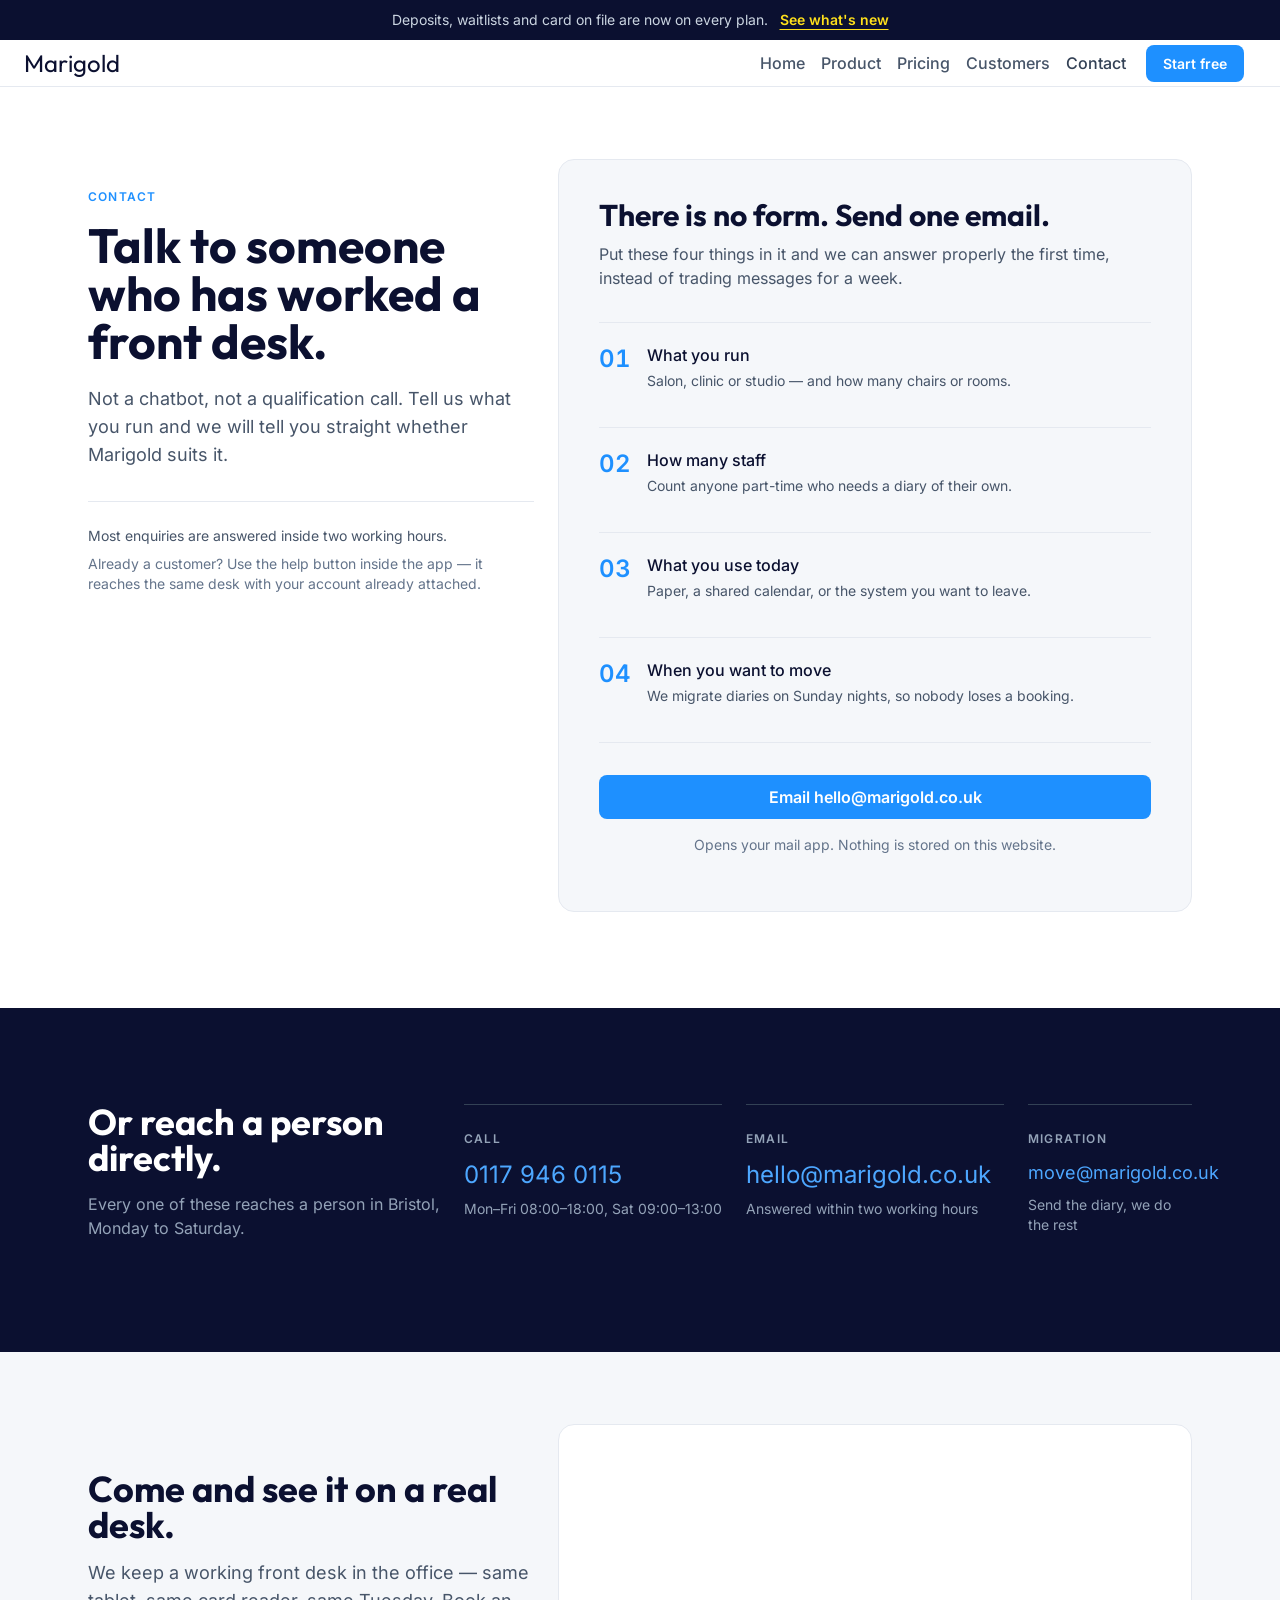
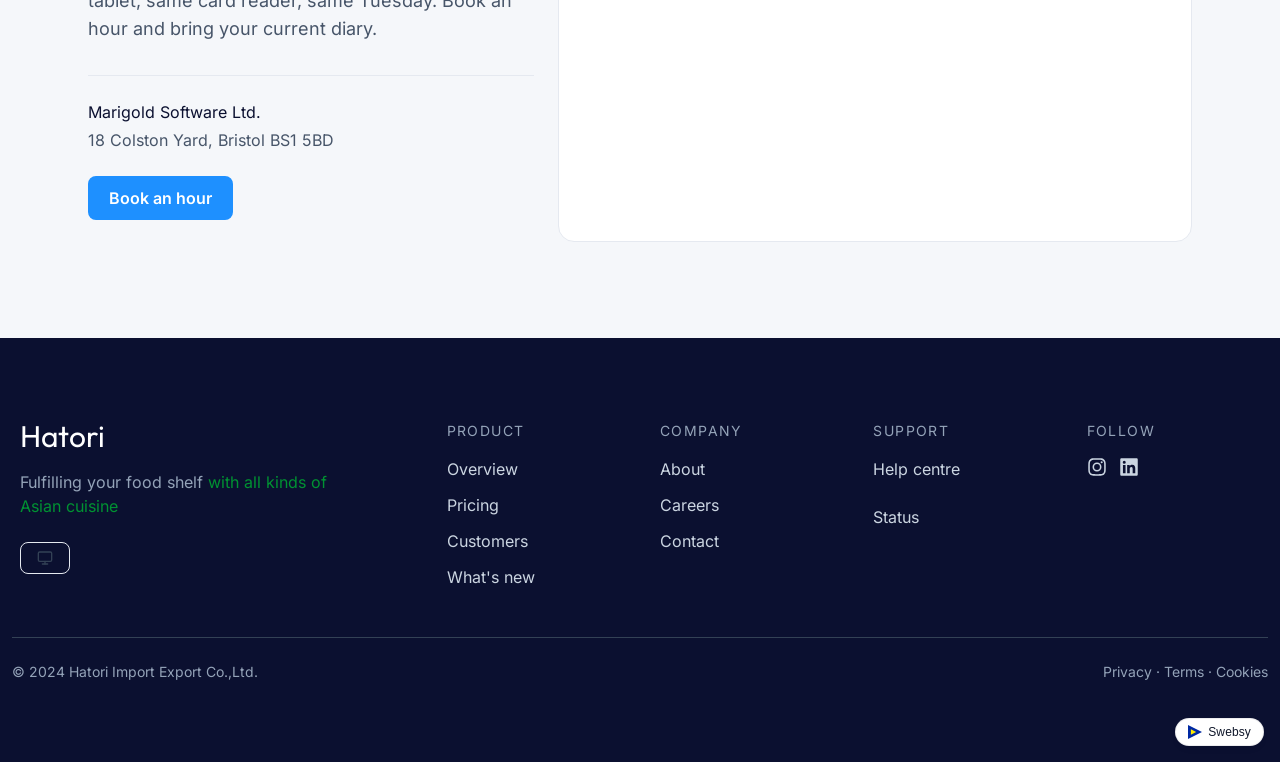
<file: contact.html>
<!DOCTYPE html><html lang="en" dir="ltr"><head><meta charset="UTF-8"><meta name="viewport" content="width=device-width, initial-scale=1.0"><title>HATORI | Vietnamese Food &amp; Fresh Produce Exporter</title><meta name="description" content="HATORI supplies fresh Vietnamese fruits and vegetables, Asian food, beverages, and FMCG products to customers worldwide."><meta name="keywords" content="appointment scheduling software, salon booking system, clinic practice management, client records, service business software"><meta name="author" content="Marigold Software Ltd."><meta name="robots" content="index, follow"><link rel="canonical" href="https://hatori.vn/contact"><meta property="og:title" content="HATORI | Vietnamese Food &amp;amp; Fresh Produce Exporter"><meta property="og:description" content="HATORI supplies fresh Vietnamese fruits and vegetables, Asian food, beverages, and FMCG products to customers worldwide."><meta property="og:type" content="website"><meta property="og:image" content="https://hatori.vn/assets/11885136-8ab3-4b2e-be6a-6ffdd104cdcc.jpg"><meta property="og:url" content="https://hatori.vn/contact"><meta name="twitter:card" content="summary_large_image"><meta name="twitter:title" content="HATORI | Vietnamese Food &amp;amp; Fresh Produce Exporter"><meta name="twitter:description" content="HATORI supplies fresh Vietnamese fruits and vegetables, Asian food, beverages, and FMCG products to customers worldwide."><meta name="twitter:image" content="https://hatori.vn/assets/11885136-8ab3-4b2e-be6a-6ffdd104cdcc.jpg"><link rel="icon" type="image/png" sizes="16x16" href="assets/50737dfe-e427-494f-b584-e5374bbb3998.png"><link rel="icon" type="image/png" sizes="32x32" href="assets/05dff820-15d7-4373-9806-5a0de4e17ae3.png"><link rel="icon" type="image/png" sizes="48x48" href="assets/068ef686-4c42-473b-9ac3-969c583d50f3.png"><link rel="apple-touch-icon" href="assets/e2a6f5ac-22b0-4bb2-9899-90537310cbbc.png"><link rel="apple-touch-icon" sizes="152x152" href="assets/692d88a8-4e05-40dd-8478-17e07be633f4.png"><link rel="apple-touch-icon" sizes="180x180" href="assets/36eb2bb6-1b94-4260-868d-ef388e65bab3.png"><link rel="icon" type="image/png" sizes="192x192" href="assets/5d22bda7-3bf5-46f1-bc9c-c66f671f16ec.png"><link rel="icon" type="image/png" sizes="512x512" href="assets/d01851fb-4f3d-4598-8e53-15691e432eb6.png"><meta name="msapplication-TileImage" content="assets/e0ec36fc-0546-44ab-b128-5562feabb84c.png"><meta name="theme-color" content="#ffffff"><link rel="preload" href="fonts/google-inter-UcC73FwrK3iLTeHuS_nVMrMxCp50SjIa2JL7SUc.woff2" as="font" type="font/woff2" crossorigin=""><link rel="preload" href="fonts/google-inter-UcC73FwrK3iLTeHuS_nVMrMxCp50SjIa0ZL7SUc.woff2" as="font" type="font/woff2" crossorigin=""><link rel="preload" href="fonts/google-inter-UcC73FwrK3iLTeHuS_nVMrMxCp50SjIa2ZL7SUc.woff2" as="font" type="font/woff2" crossorigin=""><link rel="preload" href="fonts/google-inter-UcC73FwrK3iLTeHuS_nVMrMxCp50SjIa1pL7SUc.woff2" as="font" type="font/woff2" crossorigin=""><link rel="preload" href="fonts/google-inter-UcC73FwrK3iLTeHuS_nVMrMxCp50SjIa2pL7SUc.woff2" as="font" type="font/woff2" crossorigin=""><link rel="preload" href="fonts/google-inter-UcC73FwrK3iLTeHuS_nVMrMxCp50SjIa25L7SUc.woff2" as="font" type="font/woff2" crossorigin=""><link rel="preload" href="fonts/google-inter-UcC73FwrK3iLTeHuS_nVMrMxCp50SjIa1ZL7.woff2" as="font" type="font/woff2" crossorigin=""><link rel="preload" href="fonts/google-outfit-QGYvz_MVcBeNP4NJuktqQ4E.woff2" as="font" type="font/woff2" crossorigin=""><link rel="preload" href="fonts/google-outfit-QGYvz_MVcBeNP4NJtEtq.woff2" as="font" type="font/woff2" crossorigin=""><style> html.light { background: #ffffff; color: #1f2937; color-scheme: light; } html.dark { background: #030712; color: #f3f4f6; color-scheme: dark; } </style><script> (function () { var storageKey = "swebsy:color-mode"; var defaultMode = "system"; var root = document.documentElement; function normalize(mode) { return mode === "light" || mode === "dark" || mode === "system" ? mode : null; } function readStoredMode() { try { return normalize(window.localStorage && window.localStorage.getItem(storageKey)); } catch (_) { return null; } } function systemMode() { return window.matchMedia && window.matchMedia("(prefers-color-scheme: dark)").matches ? "dark" : "light"; } function resolve(mode) { return mode === "system" ? systemMode() : mode; } var resolved = resolve(readStoredMode() || defaultMode); root.classList.remove("light", "dark"); root.classList.add(resolved); root.style.colorScheme = resolved; })(); </script><link rel="stylesheet" href="./css/styles.028ea4183c.css"></head><body><div class="bg-stone-900 py-2.5 [--text-color-default:var(--color-stone-50)] [--background-color-emphasis:var(--color-stone-600)]"><div class="container mx-auto max-w-6xl px-6 flex flex-wrap justify-center items-center gap-x-3 gap-y-1"><span class="text-xs md:text-sm text-stone-300">Deposits, waitlists and card on file are now on every plan.</span><a href="./product.html" class="text-xs md:text-sm font-semibold text-secondary underline underline-offset-4">See what's new</a></div></div><nav data-navbar-collapse-on="md" id="iluz-2-5" class="navbar navbar-expand-sm bg-default border-b border-emphasis py-4 pb-0 m-auto ml-0 pt-0 pl-0"><div data-navbar-part="container" id="is9j6bh" class="container px-6"><a href="#" data-navbar-part="brand" id="i30yqsf" class="navbar-brand font-serif text-2xl text-emphasis no-underline">Marigold</a><button type="button" data-navbar-part="toggler" data-swebsy-toggle="collapse" data-swebsy-target="#navbarMenu" aria-controls="navbarMenu" aria-expanded="false" aria-label="Toggle navigation" id="i7ljs3u" class="btn btn-icon navbar-toggler"><span data-icon-pack="stroke" data-icon-name="menu" data-icon-decorative="true" data-icon-label="" aria-hidden="true" id="isds5oz" class="inline-flex items-center leading-none size-5 [--icon-stroke:2]"><svg xmlns="http://www.w3.org/2000/svg" width="100%" height="100%" viewBox="0 0 24 24" fill="none" stroke="currentColor" stroke-width="var(--icon-stroke, 2)" stroke-linecap="round" stroke-linejoin="round" aria-hidden="true"><path d="M4 5h16"/><path d="M4 12h16"/><path d="M4 19h16"/></svg></span></button><div id="navbarMenu-2-5" data-navbar-part="collapse" class="collapse navbar-collapse"><ul data-navbar-part="links" id="ik39e4g" class="navbar-nav ms-auto items-center"><li id="iisaue8" class="nav-item"><a href="./index.html" id="i0q83pe" class="nav-link">Home</a></li><li id="ik4swg2" class="nav-item"><a href="./product.html" id="it74ga9" class="nav-link">Product</a></li><li id="ia2wu9f" class="nav-item"><a href="./pricing.html" id="i2899a4" class="nav-link">Pricing</a></li><li id="ix3a82j" class="nav-item"><a href="#" id="ivsv2wg" class="nav-link">Customers</a></li><li id="ijnoosb" class="nav-item"><a href="./contact.html" id="impaj3i" class="nav-link active" aria-current="page">Contact</a></li><li id="iaxr6nl" class="nav-item ms-3"><a href="./pricing.html" id="i8z0z17" class="btn btn-primary">Start free</a></li></ul></div></div></nav><div id="in6n88g" data-swebsy-block-id="contact-email-guide" data-swebsy-block="{&quot;tags&quot;:[&quot;contact&quot;,&quot;process&quot;,&quot;cta&quot;],&quot;description&quot;:&quot;A two-column contact hero pairing direct support copy with a numbered email-preparation checklist and CTA.&quot;}" class="bg-default"><div class="container mx-auto max-w-6xl px-6 py-16 md:py-24"><div class="row g-6"><div class="col-12 lg:col-5"><span class="inline-block text-xs font-semibold uppercase tracking-widest text-primary mb-4">Contact</span><h1 class="text-4xl md:text-5xl text-emphasis mb-5">Talk to someone who has worked a front desk.</h1><p class="text-lg text-muted mb-8">Not a chatbot, not a qualification call. Tell us what you run and we will tell you straight whether Marigold suits it.</p><div class="border-t border-default pt-6"><p class="text-sm text-muted mb-2">Most enquiries are answered inside two working hours.</p><p class="text-subtle text-sm">Already a customer? Use the help button inside the app — it reaches the same desk with your account already attached.</p></div></div><div class="col-12 lg:col-7 mt-12 lg:mt-0"><div class="rounded-2xl border border-default bg-muted p-8 md:p-10"><h2 class="text-2xl md:text-3xl text-emphasis mb-3">There is no form. Send one email.</h2><p class="text-muted mb-8">Put these four things in it and we can answer properly the first time, instead of trading messages for a week.</p><div class="flex items-start gap-4 border-t border-emphasis pt-5 pb-5"><span class="inline-block w-8 shrink-0 tabular-nums font-semibold text-2xl text-primary leading-8">01</span><div><p class="text-emphasis font-medium mb-1">What you run</p><p class="text-muted text-sm">Salon, clinic or studio — and how many chairs or rooms.</p></div></div><div class="flex items-start gap-4 border-t border-emphasis pt-5 pb-5"><span class="inline-block w-8 shrink-0 tabular-nums font-semibold text-2xl text-primary leading-8">02</span><div><p class="text-emphasis font-medium mb-1">How many staff</p><p class="text-muted text-sm">Count anyone part-time who needs a diary of their own.</p></div></div><div class="flex items-start gap-4 border-t border-emphasis pt-5 pb-5"><span class="inline-block w-8 shrink-0 tabular-nums font-semibold text-2xl text-primary leading-8">03</span><div><p class="text-emphasis font-medium mb-1">What you use today</p><p class="text-muted text-sm">Paper, a shared calendar, or the system you want to leave.</p></div></div><div class="flex items-start gap-4 border-t border-b border-emphasis pt-5 pb-5 mb-8"><span class="inline-block w-8 shrink-0 tabular-nums font-semibold text-2xl text-primary leading-8">04</span><div><p class="text-emphasis font-medium mb-1">When you want to move</p><p class="text-muted text-sm">We migrate diaries on Sunday nights, so nobody loses a booking.</p></div></div><a href="mailto:hello@marigold.co.uk?subject=Marigold%20enquiry" id="i0rhq0r" class="btn btn-primary btn-lg w-full">Email hello@marigold.co.uk</a><p id="if0n1jn" class="text-subtle text-sm mt-4 text-center">Opens your mail app. Nothing is stored on this website.</p></div></div></div></div></div><div id="i0vmqll" data-swebsy-block-id="direct-contact-routes" data-swebsy-block="{&quot;tags&quot;:[&quot;contact&quot;,&quot;card&quot;],&quot;description&quot;:&quot;A dark contact-options grid for phone, email, migration, and sales routes.&quot;}" class="bg-stone-900 dark:bg-stone-950 [--text-color-default:var(--color-stone-50)] [--background-color-emphasis:var(--color-stone-500)] [--background-color-muted:var(--color-stone-700)]"><div class="container mx-auto max-w-6xl px-6 py-16 md:py-24"><div class="row g-6"><div class="col-12 lg:col-4"><h2 class="text-3xl md:text-4xl text-stone-50 mb-4">Or reach a person directly.</h2><p class="text-stone-400">Every one of these reaches a person in Bristol, Monday to Saturday.</p></div><div class="col-12 md:col-4 lg:col-3"><div class="border-t border-stone-700 pt-5"><span class="inline-block text-xs font-semibold uppercase tracking-widest text-stone-400 mb-3">Call</span><a href="tel:+441179460115" class="text-2xl text-primary-light no-underline block mb-2">0117 946 0115</a><p class="text-sm text-stone-400">Mon–Fri 08:00–18:00, Sat 09:00–13:00</p></div></div><div class="col-12 md:col-4 lg:col-3"><div class="border-t border-stone-700 pt-5"><span class="inline-block text-xs font-semibold uppercase tracking-widest text-stone-400 mb-3">Email</span><a href="mailto:hello@marigold.co.uk" class="text-2xl text-primary-light no-underline block mb-2">hello@marigold.co.uk</a><p class="text-sm text-stone-400">Answered within two working hours</p></div></div><div class="col-12 md:col-4 lg:col-2"><div class="border-t border-stone-700 pt-5"><span class="inline-block text-xs font-semibold uppercase tracking-widest text-stone-400 mb-3">Migration</span><a href="mailto:move@marigold.co.uk" class="text-lg text-primary-light no-underline block mb-2">move@marigold.co.uk</a><p class="text-sm text-stone-400">Send the diary, we do the rest</p></div></div></div></div></div><div id="ii6mp9r" data-swebsy-block-id="office-visit" data-swebsy-block="{&quot;tags&quot;:[&quot;contact&quot;,&quot;cta&quot;],&quot;description&quot;:&quot;A muted office-visit callout with address details and a booking CTA.&quot;}" class="bg-muted"><div class="container mx-auto max-w-6xl px-6 py-16 md:py-24"><div class="row g-6 items-center"><div class="col-12 lg:col-5"><h2 class="text-3xl md:text-4xl text-emphasis mb-4">Come and see it on a real desk.</h2><p class="text-lg text-muted mb-8 max-w-lg">We keep a working front desk in the office — same tablet, same card reader, same Tuesday. Book an hour and bring your current diary.</p><div class="border-t border-default pt-6 mb-6"><p class="text-emphasis mb-1">Marigold Software Ltd.</p><p class="text-muted">18 Colston Yard, Bristol BS1 5BD</p></div><a href="mailto:hello@marigold.co.uk" class="btn btn-primary btn-lg">Book an hour</a></div><div class="col-12 lg:col-7 mt-12 lg:mt-0"><div class="rounded-2xl border border-default bg-default p-2"><div data-address="Colston Yard, Bristol BS1 5BD" data-zoom="15" data-maptype="roadmap" id="i7pwp3h" class="w-full overflow-hidden rounded-lg"><iframe data-swebsy-map="" loading="lazy" referrerpolicy="no-referrer-when-downgrade" allowfullscreen="true" title="Map" src="https://www.google.com/maps?q=Colston%20Yard%2C%20Bristol%20BS1%205BD&amp;z=15&amp;t=m&amp;output=embed" class="block w-full h-full border-0"></iframe></div></div></div></div></div></div><div data-swebsy-block-id="footer-multi-column" data-swebsy-block="{&quot;tags&quot;:[&quot;footer&quot;,&quot;navigation&quot;],&quot;description&quot;:&quot;A dark multi-column footer with brand statement, navigation groups, social links, and legal copy.&quot;}" id="iyteto-6" class="bg-stone-900 dark:bg-stone-950"><div id="itwny9-6" class="container py-16 md:py-20"><div id="ii465lv-2-6" class="row g-10"><div id="idw9dws-2-6" class="col-12 lg:col-4"><span id="i472ra2-2-6" class="inline-block font-serif text-3xl text-stone-50 mb-4">Hatori</span><p id="i1jnfs6-2-6" class="text-stone-400 max-w-xs mb-6"><span id="ionz9gi" class="fontstyle0">Fulfilling your food shelf </span><span id="ikbdve1" class="fontstyle0">with all kinds of Asian cuisine</span><br id="ia14vos"/></p><div data-dark-mode-switch="true" data-mode="system" data-switch-style="icon" role="group" id="i7o6255-2-6" class="dark-mode-switch btn-group"><button type="button" data-theme-cycle-button="true" aria-label="Theme: System. Click to switch to Light." title="Theme: System. Click to switch to Light." id="ik9qxx8" class="btn btn-outline-neutral dark-mode-switch__cycle inline-flex items-center justify-center"><span data-theme-mode-icon="system" id="iah278t" class="inline-flex items-center justify-center leading-none size-4"><span data-icon-pack="stroke" data-icon-name="monitor" data-icon-decorative="false" data-icon-label="System theme" role="img" aria-label="System theme" id="ijn80mq" class="inline-flex items-center leading-none size-4 [--icon-stroke:2]"><svg xmlns="http://www.w3.org/2000/svg" width="100%" height="100%" viewBox="0 0 24 24" fill="none" stroke="currentColor" stroke-width="var(--icon-stroke, 2)" stroke-linecap="round" stroke-linejoin="round" aria-hidden="true"><rect width="20" height="14" x="2" y="3" rx="2"/><line x1="8" x2="16" y1="21" y2="21"/><line x1="12" x2="12" y1="17" y2="21"/></svg></span></span><span data-theme-mode-icon="light" hidden id="ia5i5wg" class="inline-flex items-center justify-center leading-none size-4"><span data-icon-pack="stroke" data-icon-name="sun" data-icon-decorative="false" data-icon-label="Light theme" role="img" aria-label="Light theme" id="i6muxmq" class="inline-flex items-center leading-none size-4 [--icon-stroke:2]"><svg xmlns="http://www.w3.org/2000/svg" width="100%" height="100%" viewBox="0 0 24 24" fill="none" stroke="currentColor" stroke-width="var(--icon-stroke, 2)" stroke-linecap="round" stroke-linejoin="round" aria-hidden="true"><circle cx="12" cy="12" r="4"/><path d="M12 2v2"/><path d="M12 20v2"/><path d="m4.93 4.93 1.41 1.41"/><path d="m17.66 17.66 1.41 1.41"/><path d="M2 12h2"/><path d="M20 12h2"/><path d="m6.34 17.66-1.41 1.41"/><path d="m19.07 4.93-1.41 1.41"/></svg></span></span><span data-theme-mode-icon="dark" hidden id="itl0il2" class="inline-flex items-center justify-center leading-none size-4"><span data-icon-pack="stroke" data-icon-name="moon" data-icon-decorative="false" data-icon-label="Dark theme" role="img" aria-label="Dark theme" id="i6xb7p4" class="inline-flex items-center leading-none size-4 [--icon-stroke:2]"><svg xmlns="http://www.w3.org/2000/svg" width="100%" height="100%" viewBox="0 0 24 24" fill="none" stroke="currentColor" stroke-width="var(--icon-stroke, 2)" stroke-linecap="round" stroke-linejoin="round" aria-hidden="true"><path d="M20.985 12.486a9 9 0 1 1-9.473-9.472c.405-.022.617.46.402.803a6 6 0 0 0 8.268 8.268c.344-.215.825-.004.803.401"/></svg></span></span></button></div></div><div id="ix316uw-2-6" class="col-12 sm:col-4 lg:col-2"><span id="io8hmkk-2-6" class="inline-block text-sm uppercase tracking-widest text-stone-400 mb-4">Product</span><ul id="ivxy9ox-2-6" class="list-none p-0 m-0 flex flex-col gap-3"><li id="ipj5j7c-2-6"><a href="#" id="i5ju2be-2-6" class="text-stone-300 no-underline">Overview</a></li><li id="igym2wk-2-6"><a href="#" id="ie6v2g3-2-6" class="text-stone-300 no-underline">Pricing</a></li><li id="iybhjte-2-6"><a href="#" id="i7u0wvh-2-6" class="text-stone-300 no-underline">Customers</a></li><li id="ipmdygr-2-6"><a href="#" id="iju2inn-2-6" class="text-stone-300 no-underline">What's new</a></li></ul></div><div id="iewxxhe-2-6" class="col-12 sm:col-4 lg:col-2"><span id="ipr7xun-2-6" class="inline-block text-sm uppercase tracking-widest text-stone-400 mb-4">Company</span><ul id="iwy7qgu-2-6" class="list-none p-0 m-0 flex flex-col gap-3"><li id="iy90blx-2-6"><a href="#" id="io4k5te-2-6" class="text-stone-300 no-underline">About</a></li><li id="i6cc98e-2-6"><a href="#" id="ipy9kqq-2-6" class="text-stone-300 no-underline">Careers</a></li><li id="i25e7d7-2-6"><a href="#" id="im7fng8-2-6" class="text-stone-300 no-underline">Contact</a></li></ul></div><div id="ihofy1d-2-6" class="col-12 sm:col-4 lg:col-2"><span id="iyaekwr-2-6" class="inline-block text-sm uppercase tracking-widest text-stone-400 mb-4">Support</span><ul id="ilinu0m-2-6" class="list-none p-0 m-0 flex flex-col gap-3"><li id="imyphi1-2-6"><a href="#" id="i9g8cxf-2-6" class="text-stone-300 no-underline">Help centre</a></li><li id="ir614y2-2-6"></li><li id="i2j8tnp-2-6"><a href="#" id="iv57nl8-2-6" class="text-stone-300 no-underline">Status</a></li></ul></div><div id="i6nml06-2-6" class="col-12 lg:col-2"><span id="i7jsfqt-2-6" class="inline-block text-sm uppercase tracking-widest text-stone-400 mb-4">Follow</span><div id="ivymz7d-2-6" class="flex items-center gap-3"><a href="#" aria-label="Marigold on Instagram" id="i37le7f-2-6" class="text-stone-300 inline-flex"><span data-icon-pack="brands" data-icon-name="faInstagram" data-icon-decorative="true" data-icon-label="" aria-hidden="true" id="ipso63q-2-6" class="inline-flex items-center leading-none size-5"><svg width="100%" height="100%" data-prefix="fab" data-icon="instagram" class="svg-inline--fa fa-instagram" role="img" viewBox="0 0 448 512" aria-hidden="true"><path fill="currentColor" d="M224.3 141a115 115 0 1 0 -.6 230 115 115 0 1 0 .6-230zm-.6 40.4a74.6 74.6 0 1 1 .6 149.2 74.6 74.6 0 1 1 -.6-149.2zm93.4-45.1a26.8 26.8 0 1 1 53.6 0 26.8 26.8 0 1 1 -53.6 0zm129.7 27.2c-1.7-35.9-9.9-67.7-36.2-93.9-26.2-26.2-58-34.4-93.9-36.2-37-2.1-147.9-2.1-184.9 0-35.8 1.7-67.6 9.9-93.9 36.1s-34.4 58-36.2 93.9c-2.1 37-2.1 147.9 0 184.9 1.7 35.9 9.9 67.7 36.2 93.9s58 34.4 93.9 36.2c37 2.1 147.9 2.1 184.9 0 35.9-1.7 67.7-9.9 93.9-36.2 26.2-26.2 34.4-58 36.2-93.9 2.1-37 2.1-147.8 0-184.8zM399 388c-7.8 19.6-22.9 34.7-42.6 42.6-29.5 11.7-99.5 9-132.1 9s-102.7 2.6-132.1-9c-19.6-7.8-34.7-22.9-42.6-42.6-11.7-29.5-9-99.5-9-132.1s-2.6-102.7 9-132.1c7.8-19.6 22.9-34.7 42.6-42.6 29.5-11.7 99.5-9 132.1-9s102.7-2.6 132.1 9c19.6 7.8 34.7 22.9 42.6 42.6 11.7 29.5 9 99.5 9 132.1s2.7 102.7-9 132.1z"></path></svg></span></a><a href="#" aria-label="Marigold on LinkedIn" id="i67ai7q-2-6" class="text-stone-300 inline-flex"><span data-icon-pack="brands" data-icon-name="faLinkedin" data-icon-decorative="true" data-icon-label="" aria-hidden="true" id="iq5y4mi-2-6" class="inline-flex items-center leading-none size-5"><svg width="100%" height="100%" data-prefix="fab" data-icon="linkedin" class="svg-inline--fa fa-linkedin" role="img" viewBox="0 0 448 512" aria-hidden="true"><path fill="currentColor" d="M416 32L31.9 32C14.3 32 0 46.5 0 64.3L0 447.7C0 465.5 14.3 480 31.9 480L416 480c17.6 0 32-14.5 32-32.3l0-383.4C448 46.5 433.6 32 416 32zM135.4 416l-66.4 0 0-213.8 66.5 0 0 213.8-.1 0zM102.2 96a38.5 38.5 0 1 1 0 77 38.5 38.5 0 1 1 0-77zM384.3 416l-66.4 0 0-104c0-24.8-.5-56.7-34.5-56.7-34.6 0-39.9 27-39.9 54.9l0 105.8-66.4 0 0-213.8 63.7 0 0 29.2 .9 0c8.9-16.8 30.6-34.5 62.9-34.5 67.2 0 79.7 44.3 79.7 101.9l0 117.2z"></path></svg></span></a></div></div></div><div id="i07r31d-2-6" class="border-t border-stone-700 mt-12 pt-6 flex flex-wrap items-center justify-between gap-4"><span id="ifi9qqq-2-6" class="inline-block text-sm text-stone-400">© 2024 Hatori Import Export Co.,Ltd.</span><span id="iqtvhum-2-6" class="inline-block text-sm text-stone-400">Privacy · Terms · Cookies</span></div></div></div></body><script src="./js/swebsy-components.55fa69e2eb.js" defer></script><a href="https://swebsy.com?utm_source=badge&utm_medium=referral" target="_blank" rel="noopener noreferrer" class="swebsy-badge" aria-label="Made with Swebsy"><svg class="swebsy-badge-mark" width="14" height="14" viewBox="0 0 128 128" xmlns="http://www.w3.org/2000/svg" aria-hidden="true"><path class="swebsy-badge-mark-outer" d="M128 64L0 0L0 128L128 64Z"/><path class="swebsy-badge-mark-inner" d="M75 63.5L26 39L26 88L75 63.5Z"/></svg><span class="swebsy-badge-text">Swebsy</span></a></html>
</file>
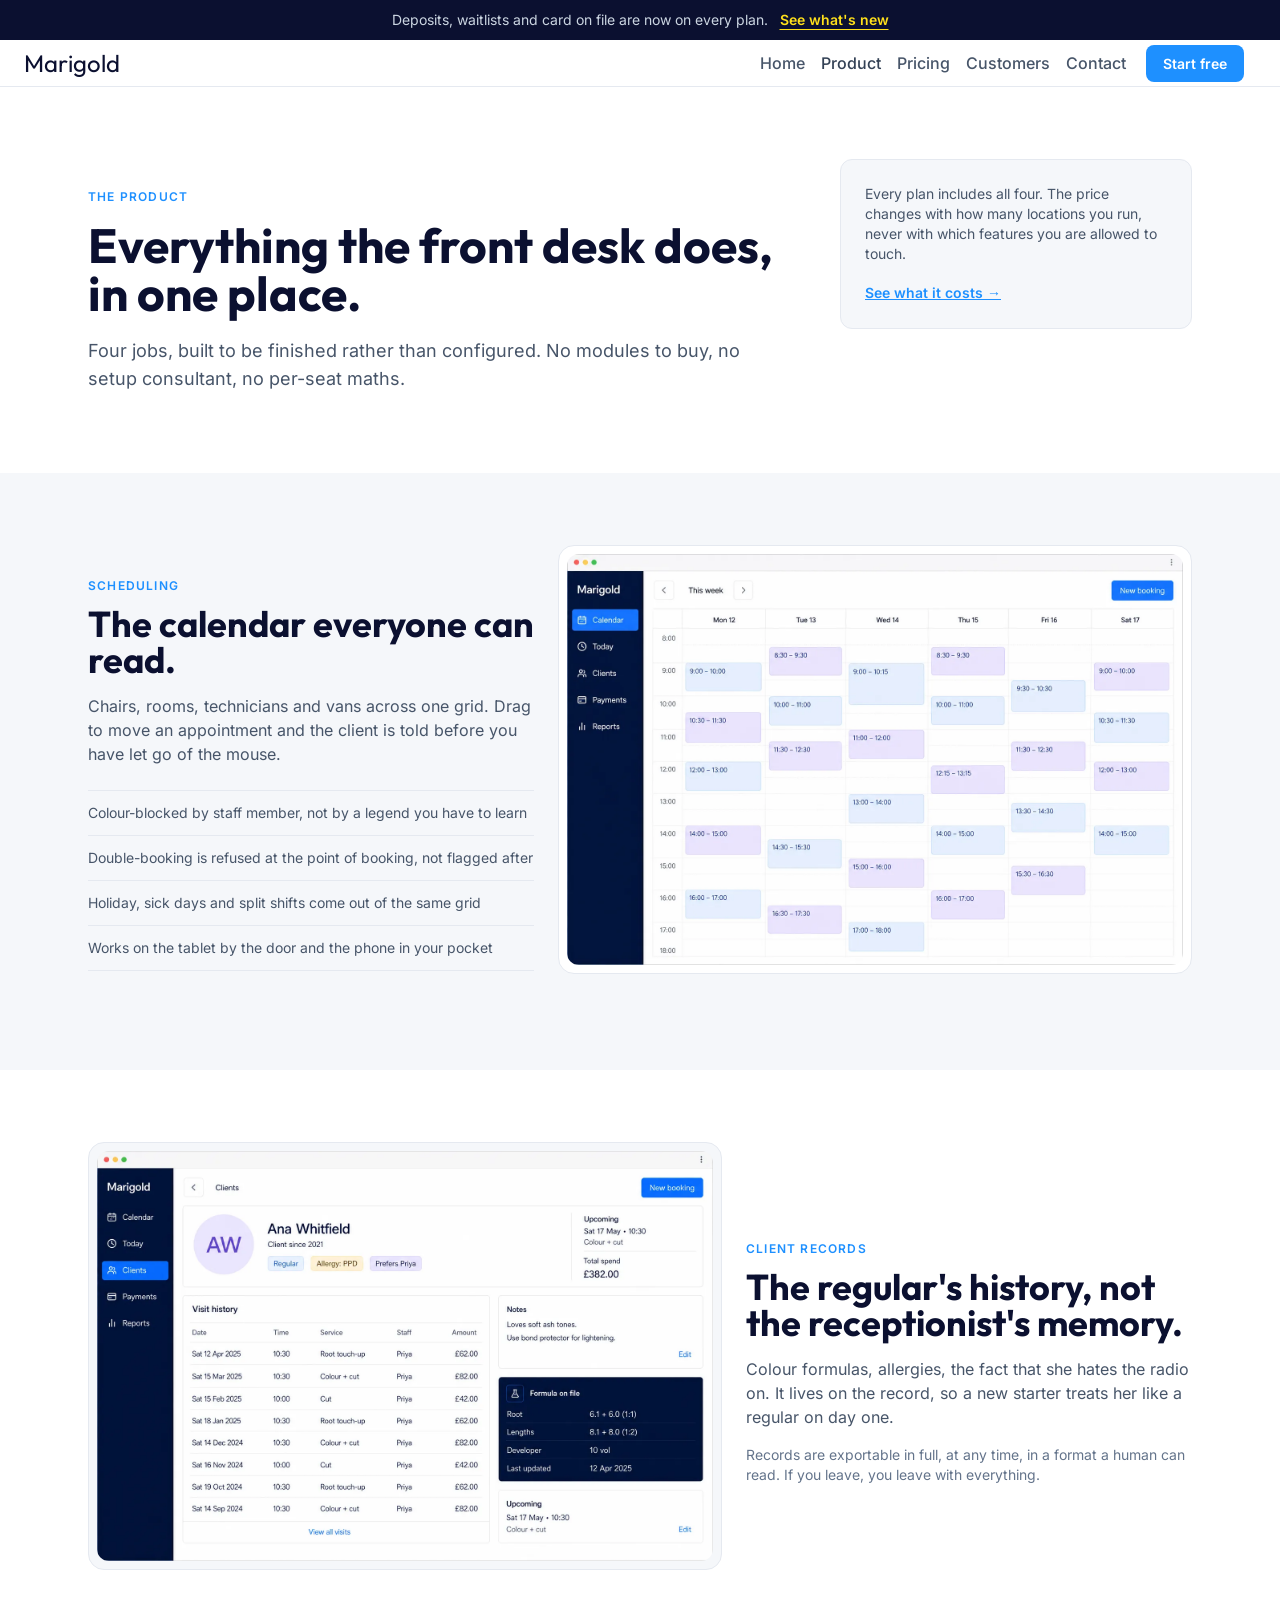
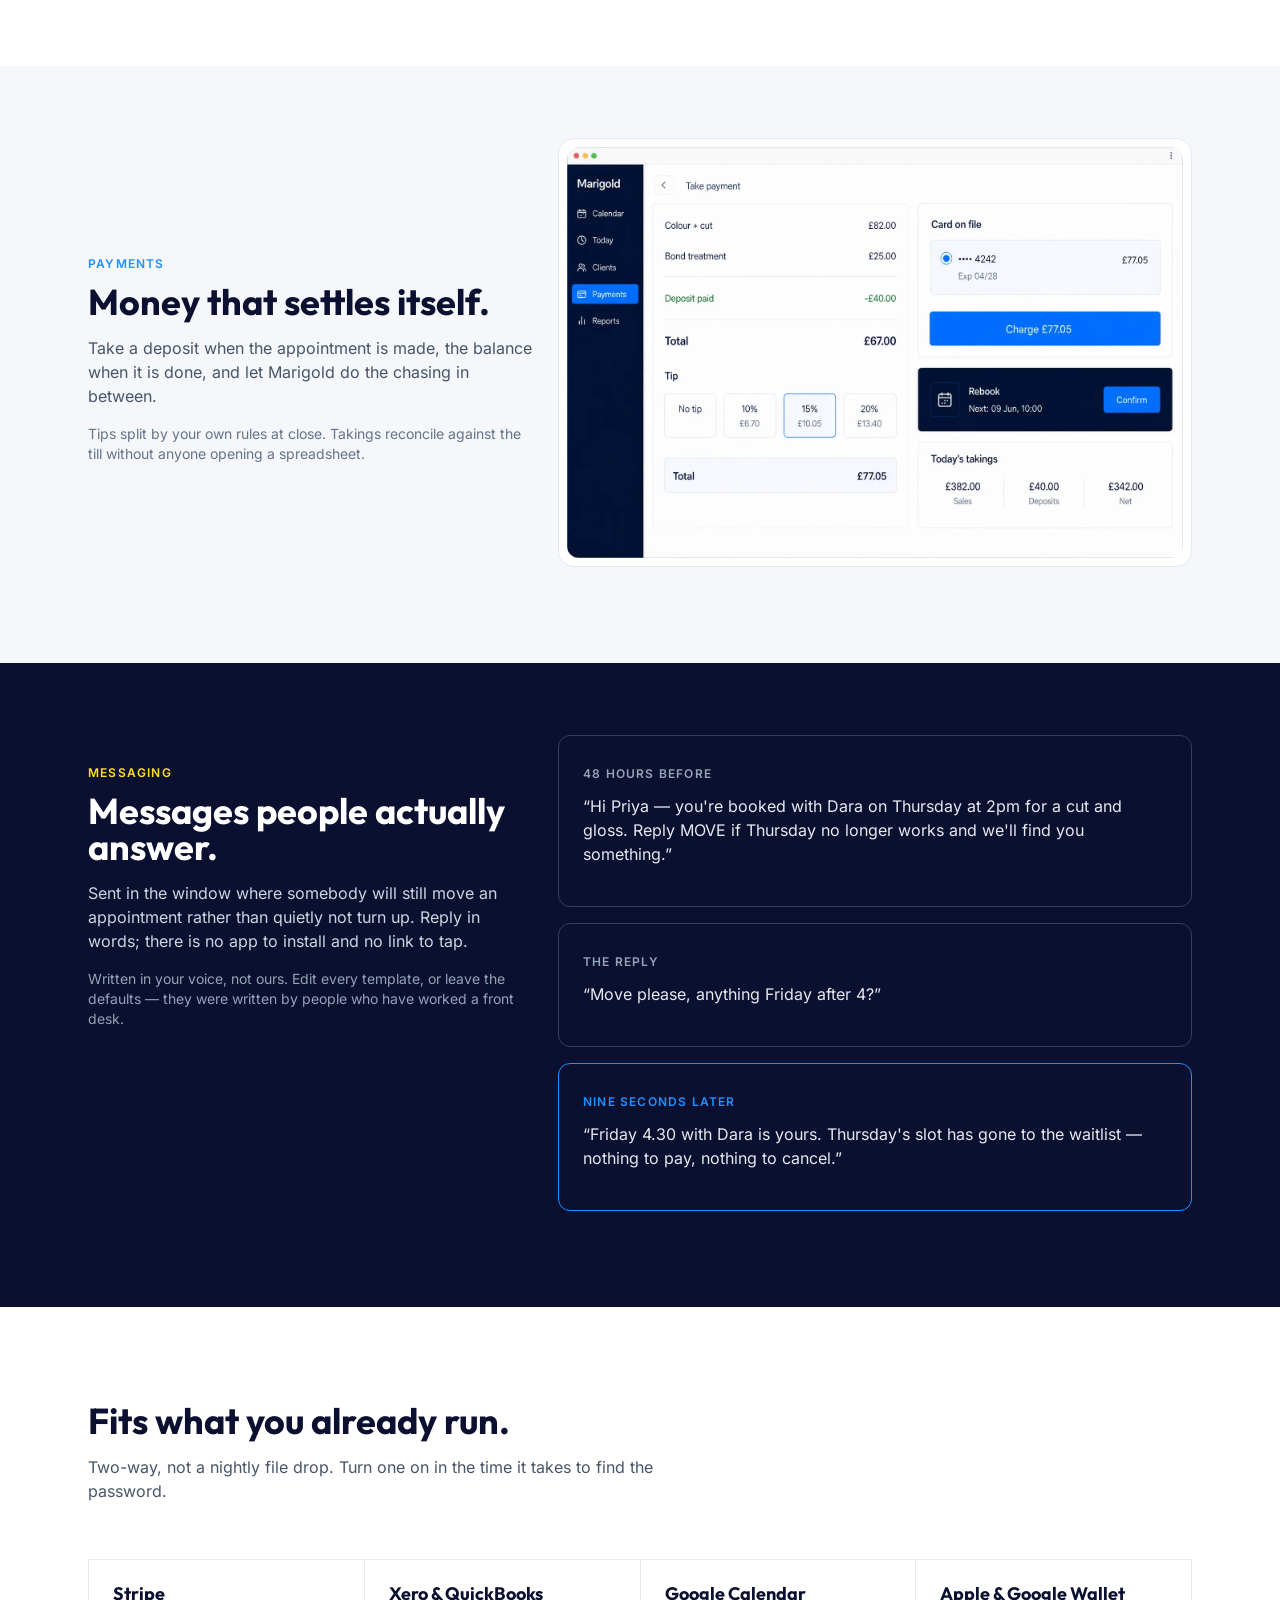
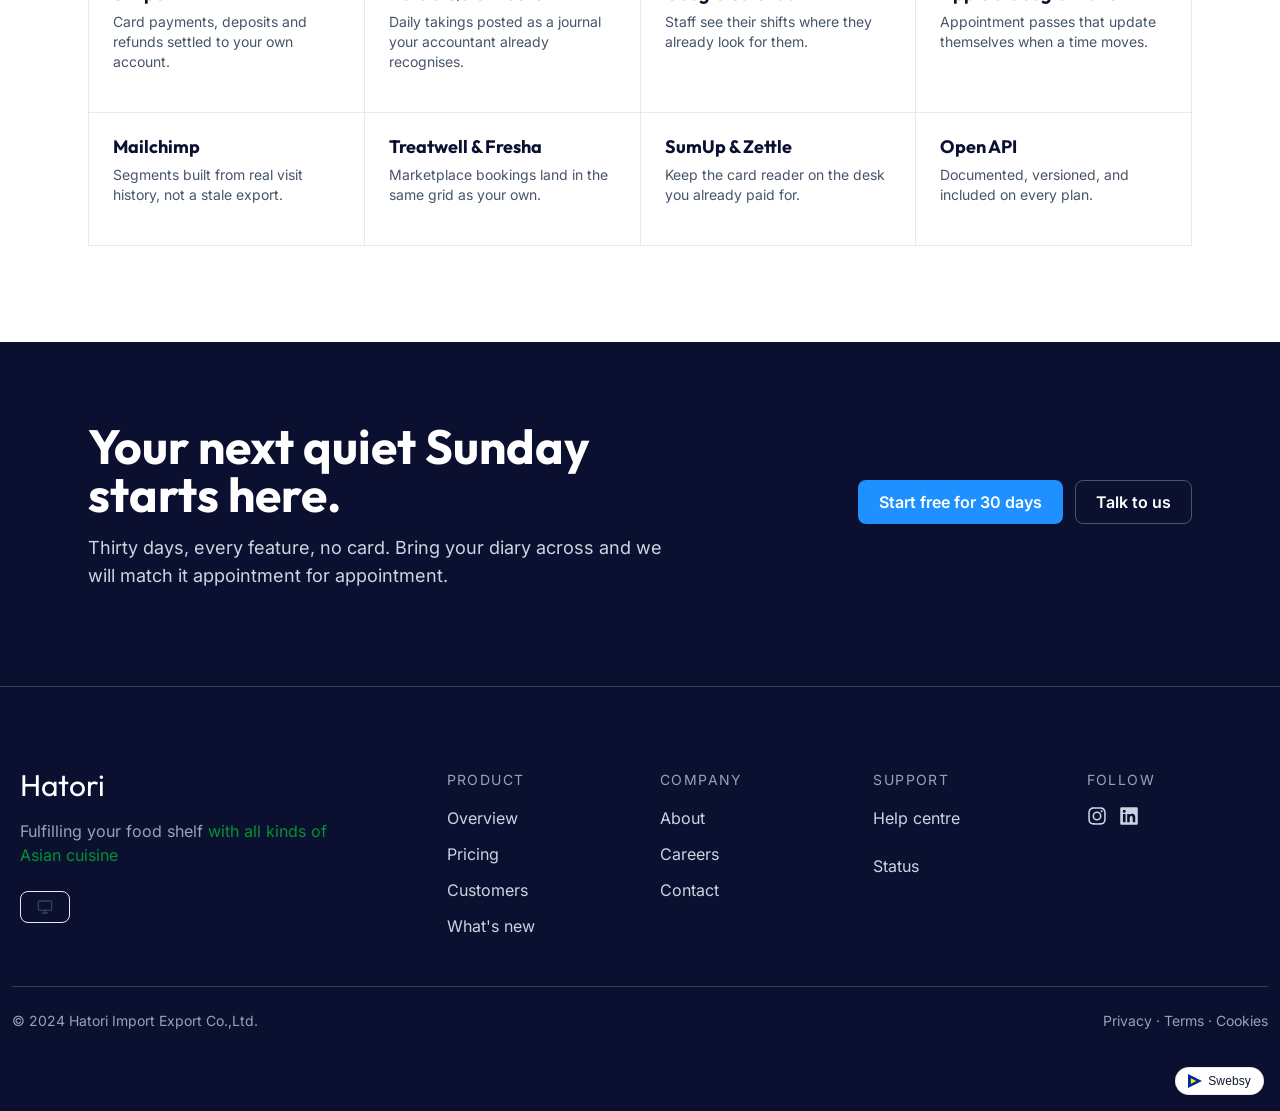
<file: product.html>
<!DOCTYPE html><html lang="en" dir="ltr"><head><meta charset="UTF-8"><meta name="viewport" content="width=device-width, initial-scale=1.0"><title>HATORI | Vietnamese Food &amp; Fresh Produce Exporter</title><meta name="description" content="HATORI supplies fresh Vietnamese fruits and vegetables, Asian food, beverages, and FMCG products to customers worldwide."><meta name="keywords" content="appointment scheduling software, salon booking system, clinic practice management, client records, service business software"><meta name="author" content="Marigold Software Ltd."><meta name="robots" content="index, follow"><link rel="canonical" href="https://hatori.vn/product"><meta property="og:title" content="HATORI | Vietnamese Food &amp;amp; Fresh Produce Exporter"><meta property="og:description" content="HATORI supplies fresh Vietnamese fruits and vegetables, Asian food, beverages, and FMCG products to customers worldwide."><meta property="og:type" content="website"><meta property="og:image" content="https://hatori.vn/assets/11885136-8ab3-4b2e-be6a-6ffdd104cdcc.jpg"><meta property="og:url" content="https://hatori.vn/product"><meta name="twitter:card" content="summary_large_image"><meta name="twitter:title" content="HATORI | Vietnamese Food &amp;amp; Fresh Produce Exporter"><meta name="twitter:description" content="HATORI supplies fresh Vietnamese fruits and vegetables, Asian food, beverages, and FMCG products to customers worldwide."><meta name="twitter:image" content="https://hatori.vn/assets/11885136-8ab3-4b2e-be6a-6ffdd104cdcc.jpg"><link rel="icon" type="image/png" sizes="16x16" href="assets/50737dfe-e427-494f-b584-e5374bbb3998.png"><link rel="icon" type="image/png" sizes="32x32" href="assets/05dff820-15d7-4373-9806-5a0de4e17ae3.png"><link rel="icon" type="image/png" sizes="48x48" href="assets/068ef686-4c42-473b-9ac3-969c583d50f3.png"><link rel="apple-touch-icon" href="assets/e2a6f5ac-22b0-4bb2-9899-90537310cbbc.png"><link rel="apple-touch-icon" sizes="152x152" href="assets/692d88a8-4e05-40dd-8478-17e07be633f4.png"><link rel="apple-touch-icon" sizes="180x180" href="assets/36eb2bb6-1b94-4260-868d-ef388e65bab3.png"><link rel="icon" type="image/png" sizes="192x192" href="assets/5d22bda7-3bf5-46f1-bc9c-c66f671f16ec.png"><link rel="icon" type="image/png" sizes="512x512" href="assets/d01851fb-4f3d-4598-8e53-15691e432eb6.png"><meta name="msapplication-TileImage" content="assets/e0ec36fc-0546-44ab-b128-5562feabb84c.png"><meta name="theme-color" content="#ffffff"><link rel="preload" href="fonts/google-inter-UcC73FwrK3iLTeHuS_nVMrMxCp50SjIa2JL7SUc.woff2" as="font" type="font/woff2" crossorigin=""><link rel="preload" href="fonts/google-inter-UcC73FwrK3iLTeHuS_nVMrMxCp50SjIa0ZL7SUc.woff2" as="font" type="font/woff2" crossorigin=""><link rel="preload" href="fonts/google-inter-UcC73FwrK3iLTeHuS_nVMrMxCp50SjIa2ZL7SUc.woff2" as="font" type="font/woff2" crossorigin=""><link rel="preload" href="fonts/google-inter-UcC73FwrK3iLTeHuS_nVMrMxCp50SjIa1pL7SUc.woff2" as="font" type="font/woff2" crossorigin=""><link rel="preload" href="fonts/google-inter-UcC73FwrK3iLTeHuS_nVMrMxCp50SjIa2pL7SUc.woff2" as="font" type="font/woff2" crossorigin=""><link rel="preload" href="fonts/google-inter-UcC73FwrK3iLTeHuS_nVMrMxCp50SjIa25L7SUc.woff2" as="font" type="font/woff2" crossorigin=""><link rel="preload" href="fonts/google-inter-UcC73FwrK3iLTeHuS_nVMrMxCp50SjIa1ZL7.woff2" as="font" type="font/woff2" crossorigin=""><link rel="preload" href="fonts/google-outfit-QGYvz_MVcBeNP4NJuktqQ4E.woff2" as="font" type="font/woff2" crossorigin=""><link rel="preload" href="fonts/google-outfit-QGYvz_MVcBeNP4NJtEtq.woff2" as="font" type="font/woff2" crossorigin=""><style> html.light { background: #ffffff; color: #1f2937; color-scheme: light; } html.dark { background: #030712; color: #f3f4f6; color-scheme: dark; } </style><script> (function () { var storageKey = "swebsy:color-mode"; var defaultMode = "system"; var root = document.documentElement; function normalize(mode) { return mode === "light" || mode === "dark" || mode === "system" ? mode : null; } function readStoredMode() { try { return normalize(window.localStorage && window.localStorage.getItem(storageKey)); } catch (_) { return null; } } function systemMode() { return window.matchMedia && window.matchMedia("(prefers-color-scheme: dark)").matches ? "dark" : "light"; } function resolve(mode) { return mode === "system" ? systemMode() : mode; } var resolved = resolve(readStoredMode() || defaultMode); root.classList.remove("light", "dark"); root.classList.add(resolved); root.style.colorScheme = resolved; })(); </script><link rel="stylesheet" href="./css/styles.028ea4183c.css"></head><body><div class="bg-stone-900 py-2.5 [--text-color-default:var(--color-stone-50)] [--background-color-emphasis:var(--color-stone-600)]"><div class="container mx-auto max-w-6xl px-6 flex flex-wrap justify-center items-center gap-x-3 gap-y-1"><span class="text-xs md:text-sm text-stone-300">Deposits, waitlists and card on file are now on every plan.</span><a href="./product.html" class="text-xs md:text-sm font-semibold text-secondary underline underline-offset-4">See what's new</a></div></div><nav data-navbar-collapse-on="md" id="iluz-2-2" class="navbar navbar-expand-sm bg-default border-b border-emphasis py-4 pb-0 m-auto ml-0 pt-0 pl-0"><div data-navbar-part="container" id="ixzh76" class="container px-6"><a href="#" data-navbar-part="brand" id="i17psw" class="navbar-brand font-serif text-2xl text-emphasis no-underline">Marigold</a><button type="button" data-navbar-part="toggler" data-swebsy-toggle="collapse" data-swebsy-target="#navbarMenu" aria-controls="navbarMenu" aria-expanded="false" aria-label="Toggle navigation" id="idhuie" class="btn btn-icon navbar-toggler"><span data-icon-pack="stroke" data-icon-name="menu" data-icon-decorative="true" data-icon-label="" aria-hidden="true" id="ig04lo" class="inline-flex items-center leading-none size-5 [--icon-stroke:2]"><svg xmlns="http://www.w3.org/2000/svg" width="100%" height="100%" viewBox="0 0 24 24" fill="none" stroke="currentColor" stroke-width="var(--icon-stroke, 2)" stroke-linecap="round" stroke-linejoin="round" aria-hidden="true"><path d="M4 5h16"/><path d="M4 12h16"/><path d="M4 19h16"/></svg></span></button><div id="navbarMenu-2-2" data-navbar-part="collapse" class="collapse navbar-collapse"><ul data-navbar-part="links" id="ihzaak" class="navbar-nav ms-auto items-center"><li id="i58xg3" class="nav-item"><a href="./index.html" id="i0bsna" class="nav-link">Home</a></li><li id="idc5pg" class="nav-item"><a href="./product.html" id="int1ci" class="nav-link active" aria-current="page">Product</a></li><li id="izt64n" class="nav-item"><a href="./pricing.html" id="i5jtfo" class="nav-link">Pricing</a></li><li id="it7sqk" class="nav-item"><a href="#" id="i19tbl" class="nav-link">Customers</a></li><li id="ih91l4" class="nav-item"><a href="./contact.html" id="ilhog6" class="nav-link">Contact</a></li><li id="i58t5l" class="nav-item ms-3"><a href="./pricing.html" id="idgxpe" class="btn btn-primary">Start free</a></li></ul></div></div></nav><div id="i6njsmh" data-swebsy-block-id="product-intro" data-swebsy-block="{&quot;tags&quot;:[&quot;header&quot;,&quot;intro&quot;],&quot;description&quot;:&quot;A spacious product-page intro with eyebrow, large headline, explanatory copy, and pricing link.&quot;}" class="bg-default"><div class="container mx-auto max-w-6xl px-6 pt-16 pb-12 md:pt-24 md:pb-16"><div class="row g-6"><div class="col-12 lg:col-8"><span class="inline-block text-xs font-semibold uppercase tracking-widest text-primary mb-4">The product</span><h1 class="text-4xl md:text-5xl text-emphasis mb-5">Everything the front desk does, in one place.</h1><p class="text-lg text-muted max-w-2xl">Four jobs, built to be finished rather than configured. No modules to buy, no setup consultant, no per-seat maths.</p></div><div class="col-12 lg:col-4 mt-10 lg:mt-0"><div class="rounded-xl border border-default bg-muted p-6"><p class="text-sm text-muted mb-4">Every plan includes all four. The price changes with how many locations you run, never with which features you are allowed to touch.</p><a href="./pricing.html" class="text-sm font-semibold text-primary">See what it costs →</a></div></div></div></div></div><div id="ijoqrx5" data-swebsy-block-id="calendar-feature" data-swebsy-block="{&quot;tags&quot;:[&quot;features&quot;,&quot;content&quot;],&quot;description&quot;:&quot;A muted split feature section explaining scheduling with a supporting product interface visual.&quot;}" class="bg-muted"><div class="container mx-auto max-w-6xl px-6 py-16 md:py-24"><div class="row g-6 items-center"><div class="col-12 lg:col-5"><span class="inline-block text-xs font-semibold uppercase tracking-widest text-primary mb-3">Scheduling</span><h2 class="text-3xl md:text-4xl text-emphasis mb-4">The calendar everyone can read.</h2><p class="text-muted mb-6 max-w-lg">Chairs, rooms, technicians and vans across one grid. Drag to move an appointment and the client is told before you have let go of the mouse.</p><ul class="list-none p-0 m-0"><li class="border-t border-default py-3 text-sm text-muted">Colour-blocked by staff member, not by a legend you have to learn</li><li class="border-t border-default py-3 text-sm text-muted">Double-booking is refused at the point of booking, not flagged after</li><li class="border-t border-default py-3 text-sm text-muted">Holiday, sick days and split shifts come out of the same grid</li><li class="border-t border-b border-default py-3 text-sm text-muted">Works on the tablet by the door and the phone in your pocket</li></ul></div><div class="col-12 lg:col-7 mt-10 lg:mt-0"><div class="rounded-2xl border border-default bg-default p-2"><img alt="Marigold week view with appointments colour-blocked across six days" id="isi27z" src="assets/2fb9ffeb-74f4-4389-a4d8-a4e8d74a6355.webp" class="w-full block rounded-xl"/></div></div></div></div></div><div id="ijc4ira" data-swebsy-block-id="client-records-feature" data-swebsy-block="{&quot;tags&quot;:[&quot;features&quot;,&quot;content&quot;],&quot;description&quot;:&quot;A bright split feature section focused on portable client history and records.&quot;}" class="bg-default"><div class="container mx-auto max-w-6xl px-6 py-16 md:py-24"><div class="row g-6 items-center"><div class="col-12 lg:col-7 order-2 lg:order-1 mt-10 lg:mt-0"><div class="rounded-2xl border border-default bg-muted p-2"><img alt="A Marigold client record showing formula, allergy flag, visit history, notes and the next appointment" id="iq3qqu" src="assets/a5e2170a-af1c-449b-b6aa-607cf64ee891.webp" class="w-full block rounded-xl"/></div></div><div class="col-12 lg:col-5 order-1 lg:order-2"><span class="inline-block text-xs font-semibold uppercase tracking-widest text-primary mb-3">Client records</span><h2 class="text-3xl md:text-4xl text-emphasis mb-4">The regular's history, not the receptionist's memory.</h2><p class="text-muted mb-4 max-w-lg">Colour formulas, allergies, the fact that she hates the radio on. It lives on the record, so a new starter treats her like a regular on day one.</p><p class="text-sm text-subtle max-w-lg">Records are exportable in full, at any time, in a format a human can read. If you leave, you leave with everything.</p></div></div></div></div><div id="ihnhppt" data-swebsy-block-id="payments-feature" data-swebsy-block="{&quot;tags&quot;:[&quot;features&quot;,&quot;content&quot;],&quot;description&quot;:&quot;A muted split feature section explaining deposits, checkout, tips, and reconciliation.&quot;}" class="bg-muted"><div class="container mx-auto max-w-6xl px-6 py-16 md:py-24"><div class="row g-6 items-center"><div class="col-12 lg:col-5"><span class="inline-block text-xs font-semibold uppercase tracking-widest text-primary mb-3">Payments</span><h2 class="text-3xl md:text-4xl text-emphasis mb-4">Money that settles itself.</h2><p class="text-muted mb-4 max-w-lg">Take a deposit when the appointment is made, the balance when it is done, and let Marigold do the chasing in between.</p><p class="text-sm text-subtle max-w-lg">Tips split by your own rules at close. Takings reconcile against the till without anyone opening a spreadsheet.</p></div><div class="col-12 lg:col-7 mt-10 lg:mt-0"><div class="rounded-2xl border border-default bg-default p-2"><img alt="Marigold checkout showing services, deposit, tip, saved card, rebooking and today's takings" id="ii1n0x" src="assets/89fde7e4-c949-44bf-8dca-496ed1d09a3e.webp" class="w-full block rounded-xl"/></div></div></div></div></div><div id="ings1kg" data-swebsy-block-id="reminders-conversation" data-swebsy-block="{&quot;tags&quot;:[&quot;features&quot;,&quot;process&quot;],&quot;description&quot;:&quot;A dark messaging feature section pairing product explanation with a three-step conversation example.&quot;}" class="bg-stone-900 dark:bg-stone-950 [--text-color-default:var(--color-stone-50)]"><div class="container mx-auto max-w-6xl px-6 py-16 md:py-24"><div class="row g-6"><div class="col-12 lg:col-5"><span class="inline-block text-xs font-semibold uppercase tracking-widest text-secondary mb-3">Messaging</span><h2 class="text-3xl md:text-4xl text-stone-50 mb-4">Messages people actually answer.</h2><p class="text-stone-300 mb-4">Sent in the window where somebody will still move an appointment rather than quietly not turn up. Reply in words; there is no app to install and no link to tap.</p><p class="text-sm text-stone-400">Written in your voice, not ours. Edit every template, or leave the defaults — they were written by people who have worked a front desk.</p></div><div class="col-12 lg:col-7 mt-10 lg:mt-0"><div class="rounded-xl border border-stone-700 p-6 mb-4"><span class="inline-block text-xs font-semibold uppercase tracking-widest text-stone-400 mb-3">48 hours before</span><p class="text-stone-200">“Hi Priya — you're booked with Dara on Thursday at 2pm for a cut and gloss. Reply MOVE if Thursday no longer works and we'll find you something.”</p></div><div class="rounded-xl border border-stone-700 p-6 mb-4"><span class="inline-block text-xs font-semibold uppercase tracking-widest text-stone-400 mb-3">The reply</span><p class="text-stone-200">“Move please, anything Friday after 4?”</p></div><div class="rounded-xl border border-primary p-6"><span class="inline-block text-xs font-semibold uppercase tracking-widest text-primary mb-3">Nine seconds later</span><p class="text-stone-200">“Friday 4.30 with Dara is yours. Thursday's slot has gone to the waitlist — nothing to pay, nothing to cancel.”</p></div></div></div></div></div><div id="ih5ascj" data-swebsy-block-id="integration-details" data-swebsy-block="{&quot;tags&quot;:[&quot;features&quot;,&quot;card&quot;],&quot;description&quot;:&quot;A detailed integration grid describing four connected tools and the job each performs.&quot;}" class="bg-default"><div class="container mx-auto max-w-6xl px-6 py-16 md:py-24"><div class="row"><div class="col-12 lg:col-7 mb-10"><h2 class="text-3xl md:text-4xl text-emphasis mb-4">Fits what you already run.</h2><p class="text-muted">Two-way, not a nightly file drop. Turn one on in the time it takes to find the password.</p></div></div><div class="border-t border-l border-default"><div class="row g-0"><div class="col-12 sm:col-6 lg:col-3 border-b border-r border-emphasis p-6"><h3 class="text-lg text-emphasis mb-2">Stripe</h3><p class="text-muted text-sm">Card payments, deposits and refunds settled to your own account.</p></div><div class="col-12 sm:col-6 lg:col-3 border-b border-r border-emphasis p-6"><h3 class="text-lg text-emphasis mb-2">Xero & QuickBooks</h3><p class="text-muted text-sm">Daily takings posted as a journal your accountant already recognises.</p></div><div class="col-12 sm:col-6 lg:col-3 border-b border-r border-emphasis p-6"><h3 class="text-lg text-emphasis mb-2">Google Calendar</h3><p class="text-muted text-sm">Staff see their shifts where they already look for them.</p></div><div class="col-12 sm:col-6 lg:col-3 border-b border-r border-emphasis p-6"><h3 class="text-lg text-emphasis mb-2">Apple & Google Wallet</h3><p class="text-muted text-sm">Appointment passes that update themselves when a time moves.</p></div><div class="col-12 sm:col-6 lg:col-3 border-b border-r border-emphasis p-6"><h3 class="text-lg text-emphasis mb-2">Mailchimp</h3><p class="text-muted text-sm">Segments built from real visit history, not a stale export.</p></div><div class="col-12 sm:col-6 lg:col-3 border-b border-r border-emphasis p-6"><h3 class="text-lg text-emphasis mb-2">Treatwell & Fresha</h3><p class="text-muted text-sm">Marketplace bookings land in the same grid as your own.</p></div><div class="col-12 sm:col-6 lg:col-3 border-b border-r border-emphasis p-6"><h3 class="text-lg text-emphasis mb-2">SumUp & Zettle</h3><p class="text-muted text-sm">Keep the card reader on the desk you already paid for.</p></div><div class="col-12 sm:col-6 lg:col-3 border-b border-r border-emphasis p-6"><h3 class="text-lg text-emphasis mb-2">Open API</h3><p class="text-muted text-sm">Documented, versioned, and included on every plan.</p></div></div></div></div></div><div id="isavug" class="bg-stone-900 [--text-color-default:var(--color-stone-50)] [--background-color-emphasis:var(--color-stone-600)] [--background-color-muted:var(--color-stone-700)] border-b border-stone-700"><div id="iss6fa" class="container mx-auto max-w-6xl px-6 py-16 md:py-20"><div id="ipnm12" class="row g-6 items-center"><div id="irpp2n" class="col-12 lg:col-7"><h2 id="igy70j" class="text-3xl md:text-5xl text-stone-50 mb-4">Your next quiet Sunday starts here.</h2><p id="ib9592" class="text-lg text-stone-300 max-w-xl">Thirty days, every feature, no card. Bring your diary across and we will match it appointment for appointment.</p></div><div id="ipm4eb" class="col-12 lg:col-5 mt-8 lg:mt-0"><div id="i3zoz7" class="flex flex-wrap items-center gap-3 lg:justify-end"><a href="#" id="i0fvac" class="btn btn-primary btn-lg">Start free for 30 days</a><a href="#" id="i20197" class="btn btn-outline-neutral btn-lg">Talk to us</a></div></div></div></div></div><div data-swebsy-block-id="footer-multi-column" data-swebsy-block="{&quot;tags&quot;:[&quot;footer&quot;,&quot;navigation&quot;],&quot;description&quot;:&quot;A dark multi-column footer with brand statement, navigation groups, social links, and legal copy.&quot;}" id="iyteto-3" class="bg-stone-900 dark:bg-stone-950"><div id="itwny9-3" class="container py-16 md:py-20"><div id="ii465lv-2-3" class="row g-10"><div id="idw9dws-2-3" class="col-12 lg:col-4"><span id="i472ra2-2-3" class="inline-block font-serif text-3xl text-stone-50 mb-4">Hatori</span><p id="i1jnfs6-2-3" class="text-stone-400 max-w-xs mb-6"><span id="inb5l9g" class="fontstyle0">Fulfilling your food shelf </span><span id="itt3y1f" class="fontstyle0">with all kinds of Asian cuisine</span><br id="idpspes"/></p><div data-dark-mode-switch="true" data-mode="system" data-switch-style="icon" role="group" id="i7o6255-2-3" class="dark-mode-switch btn-group"><button type="button" data-theme-cycle-button="true" aria-label="Theme: System. Click to switch to Light." title="Theme: System. Click to switch to Light." id="iw2do67" class="btn btn-outline-neutral dark-mode-switch__cycle inline-flex items-center justify-center"><span data-theme-mode-icon="system" id="i4866ae" class="inline-flex items-center justify-center leading-none size-4"><span data-icon-pack="stroke" data-icon-name="monitor" data-icon-decorative="false" data-icon-label="System theme" role="img" aria-label="System theme" id="i90ffcu" class="inline-flex items-center leading-none size-4 [--icon-stroke:2]"><svg xmlns="http://www.w3.org/2000/svg" width="100%" height="100%" viewBox="0 0 24 24" fill="none" stroke="currentColor" stroke-width="var(--icon-stroke, 2)" stroke-linecap="round" stroke-linejoin="round" aria-hidden="true"><rect width="20" height="14" x="2" y="3" rx="2"/><line x1="8" x2="16" y1="21" y2="21"/><line x1="12" x2="12" y1="17" y2="21"/></svg></span></span><span data-theme-mode-icon="light" hidden id="iusoowz" class="inline-flex items-center justify-center leading-none size-4"><span data-icon-pack="stroke" data-icon-name="sun" data-icon-decorative="false" data-icon-label="Light theme" role="img" aria-label="Light theme" id="itij2sj" class="inline-flex items-center leading-none size-4 [--icon-stroke:2]"><svg xmlns="http://www.w3.org/2000/svg" width="100%" height="100%" viewBox="0 0 24 24" fill="none" stroke="currentColor" stroke-width="var(--icon-stroke, 2)" stroke-linecap="round" stroke-linejoin="round" aria-hidden="true"><circle cx="12" cy="12" r="4"/><path d="M12 2v2"/><path d="M12 20v2"/><path d="m4.93 4.93 1.41 1.41"/><path d="m17.66 17.66 1.41 1.41"/><path d="M2 12h2"/><path d="M20 12h2"/><path d="m6.34 17.66-1.41 1.41"/><path d="m19.07 4.93-1.41 1.41"/></svg></span></span><span data-theme-mode-icon="dark" hidden id="inqb7qf" class="inline-flex items-center justify-center leading-none size-4"><span data-icon-pack="stroke" data-icon-name="moon" data-icon-decorative="false" data-icon-label="Dark theme" role="img" aria-label="Dark theme" id="ijswt5p" class="inline-flex items-center leading-none size-4 [--icon-stroke:2]"><svg xmlns="http://www.w3.org/2000/svg" width="100%" height="100%" viewBox="0 0 24 24" fill="none" stroke="currentColor" stroke-width="var(--icon-stroke, 2)" stroke-linecap="round" stroke-linejoin="round" aria-hidden="true"><path d="M20.985 12.486a9 9 0 1 1-9.473-9.472c.405-.022.617.46.402.803a6 6 0 0 0 8.268 8.268c.344-.215.825-.004.803.401"/></svg></span></span></button></div></div><div id="ix316uw-2-3" class="col-12 sm:col-4 lg:col-2"><span id="io8hmkk-2-3" class="inline-block text-sm uppercase tracking-widest text-stone-400 mb-4">Product</span><ul id="ivxy9ox-2-3" class="list-none p-0 m-0 flex flex-col gap-3"><li id="ipj5j7c-2-3"><a href="#" id="i5ju2be-2-3" class="text-stone-300 no-underline">Overview</a></li><li id="igym2wk-2-3"><a href="#" id="ie6v2g3-2-3" class="text-stone-300 no-underline">Pricing</a></li><li id="iybhjte-2-3"><a href="#" id="i7u0wvh-2-3" class="text-stone-300 no-underline">Customers</a></li><li id="ipmdygr-2-3"><a href="#" id="iju2inn-2-3" class="text-stone-300 no-underline">What's new</a></li></ul></div><div id="iewxxhe-2-3" class="col-12 sm:col-4 lg:col-2"><span id="ipr7xun-2-3" class="inline-block text-sm uppercase tracking-widest text-stone-400 mb-4">Company</span><ul id="iwy7qgu-2-3" class="list-none p-0 m-0 flex flex-col gap-3"><li id="iy90blx-2-3"><a href="#" id="io4k5te-2-3" class="text-stone-300 no-underline">About</a></li><li id="i6cc98e-2-3"><a href="#" id="ipy9kqq-2-3" class="text-stone-300 no-underline">Careers</a></li><li id="i25e7d7-2-3"><a href="#" id="im7fng8-2-3" class="text-stone-300 no-underline">Contact</a></li></ul></div><div id="ihofy1d-2-3" class="col-12 sm:col-4 lg:col-2"><span id="iyaekwr-2-3" class="inline-block text-sm uppercase tracking-widest text-stone-400 mb-4">Support</span><ul id="ilinu0m-2-3" class="list-none p-0 m-0 flex flex-col gap-3"><li id="imyphi1-2-3"><a href="#" id="i9g8cxf-2-3" class="text-stone-300 no-underline">Help centre</a></li><li id="ir614y2-2-3"></li><li id="i2j8tnp-2-3"><a href="#" id="iv57nl8-2-3" class="text-stone-300 no-underline">Status</a></li></ul></div><div id="i6nml06-2-3" class="col-12 lg:col-2"><span id="i7jsfqt-2-3" class="inline-block text-sm uppercase tracking-widest text-stone-400 mb-4">Follow</span><div id="ivymz7d-2-3" class="flex items-center gap-3"><a href="#" aria-label="Marigold on Instagram" id="i37le7f-2-3" class="text-stone-300 inline-flex"><span data-icon-pack="brands" data-icon-name="faInstagram" data-icon-decorative="true" data-icon-label="" aria-hidden="true" id="ipso63q-2-3" class="inline-flex items-center leading-none size-5"><svg width="100%" height="100%" data-prefix="fab" data-icon="instagram" class="svg-inline--fa fa-instagram" role="img" viewBox="0 0 448 512" aria-hidden="true"><path fill="currentColor" d="M224.3 141a115 115 0 1 0 -.6 230 115 115 0 1 0 .6-230zm-.6 40.4a74.6 74.6 0 1 1 .6 149.2 74.6 74.6 0 1 1 -.6-149.2zm93.4-45.1a26.8 26.8 0 1 1 53.6 0 26.8 26.8 0 1 1 -53.6 0zm129.7 27.2c-1.7-35.9-9.9-67.7-36.2-93.9-26.2-26.2-58-34.4-93.9-36.2-37-2.1-147.9-2.1-184.9 0-35.8 1.7-67.6 9.9-93.9 36.1s-34.4 58-36.2 93.9c-2.1 37-2.1 147.9 0 184.9 1.7 35.9 9.9 67.7 36.2 93.9s58 34.4 93.9 36.2c37 2.1 147.9 2.1 184.9 0 35.9-1.7 67.7-9.9 93.9-36.2 26.2-26.2 34.4-58 36.2-93.9 2.1-37 2.1-147.8 0-184.8zM399 388c-7.8 19.6-22.9 34.7-42.6 42.6-29.5 11.7-99.5 9-132.1 9s-102.7 2.6-132.1-9c-19.6-7.8-34.7-22.9-42.6-42.6-11.7-29.5-9-99.5-9-132.1s-2.6-102.7 9-132.1c7.8-19.6 22.9-34.7 42.6-42.6 29.5-11.7 99.5-9 132.1-9s102.7-2.6 132.1 9c19.6 7.8 34.7 22.9 42.6 42.6 11.7 29.5 9 99.5 9 132.1s2.7 102.7-9 132.1z"></path></svg></span></a><a href="#" aria-label="Marigold on LinkedIn" id="i67ai7q-2-3" class="text-stone-300 inline-flex"><span data-icon-pack="brands" data-icon-name="faLinkedin" data-icon-decorative="true" data-icon-label="" aria-hidden="true" id="iq5y4mi-2-3" class="inline-flex items-center leading-none size-5"><svg width="100%" height="100%" data-prefix="fab" data-icon="linkedin" class="svg-inline--fa fa-linkedin" role="img" viewBox="0 0 448 512" aria-hidden="true"><path fill="currentColor" d="M416 32L31.9 32C14.3 32 0 46.5 0 64.3L0 447.7C0 465.5 14.3 480 31.9 480L416 480c17.6 0 32-14.5 32-32.3l0-383.4C448 46.5 433.6 32 416 32zM135.4 416l-66.4 0 0-213.8 66.5 0 0 213.8-.1 0zM102.2 96a38.5 38.5 0 1 1 0 77 38.5 38.5 0 1 1 0-77zM384.3 416l-66.4 0 0-104c0-24.8-.5-56.7-34.5-56.7-34.6 0-39.9 27-39.9 54.9l0 105.8-66.4 0 0-213.8 63.7 0 0 29.2 .9 0c8.9-16.8 30.6-34.5 62.9-34.5 67.2 0 79.7 44.3 79.7 101.9l0 117.2z"></path></svg></span></a></div></div></div><div id="i07r31d-2-3" class="border-t border-stone-700 mt-12 pt-6 flex flex-wrap items-center justify-between gap-4"><span id="ifi9qqq-2-3" class="inline-block text-sm text-stone-400">© 2024 Hatori Import Export Co.,Ltd.</span><span id="iqtvhum-2-3" class="inline-block text-sm text-stone-400">Privacy · Terms · Cookies</span></div></div></div></body><script src="./js/swebsy-components.55fa69e2eb.js" defer></script><a href="https://swebsy.com?utm_source=badge&utm_medium=referral" target="_blank" rel="noopener noreferrer" class="swebsy-badge" aria-label="Made with Swebsy"><svg class="swebsy-badge-mark" width="14" height="14" viewBox="0 0 128 128" xmlns="http://www.w3.org/2000/svg" aria-hidden="true"><path class="swebsy-badge-mark-outer" d="M128 64L0 0L0 128L128 64Z"/><path class="swebsy-badge-mark-inner" d="M75 63.5L26 39L26 88L75 63.5Z"/></svg><span class="swebsy-badge-text">Swebsy</span></a></html>
</file>
<file: css/styles.028ea4183c.css>
@font-face{font-family: 'Inter';font-style: normal;font-weight: 400;font-display: swap;src: url(../fonts/google-inter-UcC73FwrK3iLTeHuS_nVMrMxCp50SjIa2JL7SUc.woff2) format('woff2');unicode-range: U+0460-052F,U+1C80-1C8A,U+20B4,U+2DE0-2DFF,U+A640-A69F,U+FE2E-FE2F}@font-face{font-family: 'Inter';font-style: normal;font-weight: 400;font-display: swap;src: url(../fonts/google-inter-UcC73FwrK3iLTeHuS_nVMrMxCp50SjIa0ZL7SUc.woff2) format('woff2');unicode-range: U+0301,U+0400-045F,U+0490-0491,U+04B0-04B1,U+2116}@font-face{font-family: 'Inter';font-style: normal;font-weight: 400;font-display: swap;src: url(../fonts/google-inter-UcC73FwrK3iLTeHuS_nVMrMxCp50SjIa2ZL7SUc.woff2) format('woff2');unicode-range: U+1F00-1FFF}@font-face{font-family: 'Inter';font-style: normal;font-weight: 400;font-display: swap;src: url(../fonts/google-inter-UcC73FwrK3iLTeHuS_nVMrMxCp50SjIa1pL7SUc.woff2) format('woff2');unicode-range: U+0370-0377,U+037A-037F,U+0384-038A,U+038C,U+038E-03A1,U+03A3-03FF}@font-face{font-family: 'Inter';font-style: normal;font-weight: 400;font-display: swap;src: url(../fonts/google-inter-UcC73FwrK3iLTeHuS_nVMrMxCp50SjIa2pL7SUc.woff2) format('woff2');unicode-range: U+0102-0103,U+0110-0111,U+0128-0129,U+0168-0169,U+01A0-01A1,U+01AF-01B0,U+0300-0301,U+0303-0304,U+0308-0309,U+0323,U+0329,U+1EA0-1EF9,U+20AB}@font-face{font-family: 'Inter';font-style: normal;font-weight: 400;font-display: swap;src: url(../fonts/google-inter-UcC73FwrK3iLTeHuS_nVMrMxCp50SjIa25L7SUc.woff2) format('woff2');unicode-range: U+0100-02BA,U+02BD-02C5,U+02C7-02CC,U+02CE-02D7,U+02DD-02FF,U+0304,U+0308,U+0329,U+1D00-1DBF,U+1E00-1E9F,U+1EF2-1EFF,U+2020,U+20A0-20AB,U+20AD-20C4,U+2113,U+2C60-2C7F,U+A720-A7FF}@font-face{font-family: 'Inter';font-style: normal;font-weight: 400;font-display: swap;src: url(../fonts/google-inter-UcC73FwrK3iLTeHuS_nVMrMxCp50SjIa1ZL7.woff2) format('woff2');unicode-range: U+0000-00FF,U+0131,U+0152-0153,U+02BB-02BC,U+02C6,U+02DA,U+02DC,U+0304,U+0308,U+0329,U+2000-206F,U+20AC,U+2122,U+2191,U+2193,U+2212,U+2215,U+FEFF,U+FFFD}@font-face{font-family: 'Inter';font-style: normal;font-weight: 500;font-display: swap;src: url(../fonts/google-inter-UcC73FwrK3iLTeHuS_nVMrMxCp50SjIa2JL7SUc.woff2) format('woff2');unicode-range: U+0460-052F,U+1C80-1C8A,U+20B4,U+2DE0-2DFF,U+A640-A69F,U+FE2E-FE2F}@font-face{font-family: 'Inter';font-style: normal;font-weight: 500;font-display: swap;src: url(../fonts/google-inter-UcC73FwrK3iLTeHuS_nVMrMxCp50SjIa0ZL7SUc.woff2) format('woff2');unicode-range: U+0301,U+0400-045F,U+0490-0491,U+04B0-04B1,U+2116}@font-face{font-family: 'Inter';font-style: normal;font-weight: 500;font-display: swap;src: url(../fonts/google-inter-UcC73FwrK3iLTeHuS_nVMrMxCp50SjIa2ZL7SUc.woff2) format('woff2');unicode-range: U+1F00-1FFF}@font-face{font-family: 'Inter';font-style: normal;font-weight: 500;font-display: swap;src: url(../fonts/google-inter-UcC73FwrK3iLTeHuS_nVMrMxCp50SjIa1pL7SUc.woff2) format('woff2');unicode-range: U+0370-0377,U+037A-037F,U+0384-038A,U+038C,U+038E-03A1,U+03A3-03FF}@font-face{font-family: 'Inter';font-style: normal;font-weight: 500;font-display: swap;src: url(../fonts/google-inter-UcC73FwrK3iLTeHuS_nVMrMxCp50SjIa2pL7SUc.woff2) format('woff2');unicode-range: U+0102-0103,U+0110-0111,U+0128-0129,U+0168-0169,U+01A0-01A1,U+01AF-01B0,U+0300-0301,U+0303-0304,U+0308-0309,U+0323,U+0329,U+1EA0-1EF9,U+20AB}@font-face{font-family: 'Inter';font-style: normal;font-weight: 500;font-display: swap;src: url(../fonts/google-inter-UcC73FwrK3iLTeHuS_nVMrMxCp50SjIa25L7SUc.woff2) format('woff2');unicode-range: U+0100-02BA,U+02BD-02C5,U+02C7-02CC,U+02CE-02D7,U+02DD-02FF,U+0304,U+0308,U+0329,U+1D00-1DBF,U+1E00-1E9F,U+1EF2-1EFF,U+2020,U+20A0-20AB,U+20AD-20C4,U+2113,U+2C60-2C7F,U+A720-A7FF}@font-face{font-family: 'Inter';font-style: normal;font-weight: 500;font-display: swap;src: url(../fonts/google-inter-UcC73FwrK3iLTeHuS_nVMrMxCp50SjIa1ZL7.woff2) format('woff2');unicode-range: U+0000-00FF,U+0131,U+0152-0153,U+02BB-02BC,U+02C6,U+02DA,U+02DC,U+0304,U+0308,U+0329,U+2000-206F,U+20AC,U+2122,U+2191,U+2193,U+2212,U+2215,U+FEFF,U+FFFD}@font-face{font-family: 'Inter';font-style: normal;font-weight: 600;font-display: swap;src: url(../fonts/google-inter-UcC73FwrK3iLTeHuS_nVMrMxCp50SjIa2JL7SUc.woff2) format('woff2');unicode-range: U+0460-052F,U+1C80-1C8A,U+20B4,U+2DE0-2DFF,U+A640-A69F,U+FE2E-FE2F}@font-face{font-family: 'Inter';font-style: normal;font-weight: 600;font-display: swap;src: url(../fonts/google-inter-UcC73FwrK3iLTeHuS_nVMrMxCp50SjIa0ZL7SUc.woff2) format('woff2');unicode-range: U+0301,U+0400-045F,U+0490-0491,U+04B0-04B1,U+2116}@font-face{font-family: 'Inter';font-style: normal;font-weight: 600;font-display: swap;src: url(../fonts/google-inter-UcC73FwrK3iLTeHuS_nVMrMxCp50SjIa2ZL7SUc.woff2) format('woff2');unicode-range: U+1F00-1FFF}@font-face{font-family: 'Inter';font-style: normal;font-weight: 600;font-display: swap;src: url(../fonts/google-inter-UcC73FwrK3iLTeHuS_nVMrMxCp50SjIa1pL7SUc.woff2) format('woff2');unicode-range: U+0370-0377,U+037A-037F,U+0384-038A,U+038C,U+038E-03A1,U+03A3-03FF}@font-face{font-family: 'Inter';font-style: normal;font-weight: 600;font-display: swap;src: url(../fonts/google-inter-UcC73FwrK3iLTeHuS_nVMrMxCp50SjIa2pL7SUc.woff2) format('woff2');unicode-range: U+0102-0103,U+0110-0111,U+0128-0129,U+0168-0169,U+01A0-01A1,U+01AF-01B0,U+0300-0301,U+0303-0304,U+0308-0309,U+0323,U+0329,U+1EA0-1EF9,U+20AB}@font-face{font-family: 'Inter';font-style: normal;font-weight: 600;font-display: swap;src: url(../fonts/google-inter-UcC73FwrK3iLTeHuS_nVMrMxCp50SjIa25L7SUc.woff2) format('woff2');unicode-range: U+0100-02BA,U+02BD-02C5,U+02C7-02CC,U+02CE-02D7,U+02DD-02FF,U+0304,U+0308,U+0329,U+1D00-1DBF,U+1E00-1E9F,U+1EF2-1EFF,U+2020,U+20A0-20AB,U+20AD-20C4,U+2113,U+2C60-2C7F,U+A720-A7FF}@font-face{font-family: 'Inter';font-style: normal;font-weight: 600;font-display: swap;src: url(../fonts/google-inter-UcC73FwrK3iLTeHuS_nVMrMxCp50SjIa1ZL7.woff2) format('woff2');unicode-range: U+0000-00FF,U+0131,U+0152-0153,U+02BB-02BC,U+02C6,U+02DA,U+02DC,U+0304,U+0308,U+0329,U+2000-206F,U+20AC,U+2122,U+2191,U+2193,U+2212,U+2215,U+FEFF,U+FFFD}@font-face{font-family: 'Inter';font-style: normal;font-weight: 700;font-display: swap;src: url(../fonts/google-inter-UcC73FwrK3iLTeHuS_nVMrMxCp50SjIa2JL7SUc.woff2) format('woff2');unicode-range: U+0460-052F,U+1C80-1C8A,U+20B4,U+2DE0-2DFF,U+A640-A69F,U+FE2E-FE2F}@font-face{font-family: 'Inter';font-style: normal;font-weight: 700;font-display: swap;src: url(../fonts/google-inter-UcC73FwrK3iLTeHuS_nVMrMxCp50SjIa0ZL7SUc.woff2) format('woff2');unicode-range: U+0301,U+0400-045F,U+0490-0491,U+04B0-04B1,U+2116}@font-face{font-family: 'Inter';font-style: normal;font-weight: 700;font-display: swap;src: url(../fonts/google-inter-UcC73FwrK3iLTeHuS_nVMrMxCp50SjIa2ZL7SUc.woff2) format('woff2');unicode-range: U+1F00-1FFF}@font-face{font-family: 'Inter';font-style: normal;font-weight: 700;font-display: swap;src: url(../fonts/google-inter-UcC73FwrK3iLTeHuS_nVMrMxCp50SjIa1pL7SUc.woff2) format('woff2');unicode-range: U+0370-0377,U+037A-037F,U+0384-038A,U+038C,U+038E-03A1,U+03A3-03FF}@font-face{font-family: 'Inter';font-style: normal;font-weight: 700;font-display: swap;src: url(../fonts/google-inter-UcC73FwrK3iLTeHuS_nVMrMxCp50SjIa2pL7SUc.woff2) format('woff2');unicode-range: U+0102-0103,U+0110-0111,U+0128-0129,U+0168-0169,U+01A0-01A1,U+01AF-01B0,U+0300-0301,U+0303-0304,U+0308-0309,U+0323,U+0329,U+1EA0-1EF9,U+20AB}@font-face{font-family: 'Inter';font-style: normal;font-weight: 700;font-display: swap;src: url(../fonts/google-inter-UcC73FwrK3iLTeHuS_nVMrMxCp50SjIa25L7SUc.woff2) format('woff2');unicode-range: U+0100-02BA,U+02BD-02C5,U+02C7-02CC,U+02CE-02D7,U+02DD-02FF,U+0304,U+0308,U+0329,U+1D00-1DBF,U+1E00-1E9F,U+1EF2-1EFF,U+2020,U+20A0-20AB,U+20AD-20C4,U+2113,U+2C60-2C7F,U+A720-A7FF}@font-face{font-family: 'Inter';font-style: normal;font-weight: 700;font-display: swap;src: url(../fonts/google-inter-UcC73FwrK3iLTeHuS_nVMrMxCp50SjIa1ZL7.woff2) format('woff2');unicode-range: U+0000-00FF,U+0131,U+0152-0153,U+02BB-02BC,U+02C6,U+02DA,U+02DC,U+0304,U+0308,U+0329,U+2000-206F,U+20AC,U+2122,U+2191,U+2193,U+2212,U+2215,U+FEFF,U+FFFD}@font-face{font-family: 'Outfit';font-style: normal;font-weight: 400;font-display: swap;src: url(../fonts/google-outfit-QGYvz_MVcBeNP4NJuktqQ4E.woff2) format('woff2');unicode-range: U+0100-02BA,U+02BD-02C5,U+02C7-02CC,U+02CE-02D7,U+02DD-02FF,U+0304,U+0308,U+0329,U+1D00-1DBF,U+1E00-1E9F,U+1EF2-1EFF,U+2020,U+20A0-20AB,U+20AD-20C4,U+2113,U+2C60-2C7F,U+A720-A7FF}@font-face{font-family: 'Outfit';font-style: normal;font-weight: 400;font-display: swap;src: url(../fonts/google-outfit-QGYvz_MVcBeNP4NJtEtq.woff2) format('woff2');unicode-range: U+0000-00FF,U+0131,U+0152-0153,U+02BB-02BC,U+02C6,U+02DA,U+02DC,U+0304,U+0308,U+0329,U+2000-206F,U+20AC,U+2122,U+2191,U+2193,U+2212,U+2215,U+FEFF,U+FFFD}@font-face{font-family: 'Outfit';font-style: normal;font-weight: 500;font-display: swap;src: url(../fonts/google-outfit-QGYvz_MVcBeNP4NJuktqQ4E.woff2) format('woff2');unicode-range: U+0100-02BA,U+02BD-02C5,U+02C7-02CC,U+02CE-02D7,U+02DD-02FF,U+0304,U+0308,U+0329,U+1D00-1DBF,U+1E00-1E9F,U+1EF2-1EFF,U+2020,U+20A0-20AB,U+20AD-20C4,U+2113,U+2C60-2C7F,U+A720-A7FF}@font-face{font-family: 'Outfit';font-style: normal;font-weight: 500;font-display: swap;src: url(../fonts/google-outfit-QGYvz_MVcBeNP4NJtEtq.woff2) format('woff2');unicode-range: U+0000-00FF,U+0131,U+0152-0153,U+02BB-02BC,U+02C6,U+02DA,U+02DC,U+0304,U+0308,U+0329,U+2000-206F,U+20AC,U+2122,U+2191,U+2193,U+2212,U+2215,U+FEFF,U+FFFD}@font-face{font-family: 'Outfit';font-style: normal;font-weight: 600;font-display: swap;src: url(../fonts/google-outfit-QGYvz_MVcBeNP4NJuktqQ4E.woff2) format('woff2');unicode-range: U+0100-02BA,U+02BD-02C5,U+02C7-02CC,U+02CE-02D7,U+02DD-02FF,U+0304,U+0308,U+0329,U+1D00-1DBF,U+1E00-1E9F,U+1EF2-1EFF,U+2020,U+20A0-20AB,U+20AD-20C4,U+2113,U+2C60-2C7F,U+A720-A7FF}@font-face{font-family: 'Outfit';font-style: normal;font-weight: 600;font-display: swap;src: url(../fonts/google-outfit-QGYvz_MVcBeNP4NJtEtq.woff2) format('woff2');unicode-range: U+0000-00FF,U+0131,U+0152-0153,U+02BB-02BC,U+02C6,U+02DA,U+02DC,U+0304,U+0308,U+0329,U+2000-206F,U+20AC,U+2122,U+2191,U+2193,U+2212,U+2215,U+FEFF,U+FFFD}@font-face{font-family: 'Outfit';font-style: normal;font-weight: 700;font-display: swap;src: url(../fonts/google-outfit-QGYvz_MVcBeNP4NJuktqQ4E.woff2) format('woff2');unicode-range: U+0100-02BA,U+02BD-02C5,U+02C7-02CC,U+02CE-02D7,U+02DD-02FF,U+0304,U+0308,U+0329,U+1D00-1DBF,U+1E00-1E9F,U+1EF2-1EFF,U+2020,U+20A0-20AB,U+20AD-20C4,U+2113,U+2C60-2C7F,U+A720-A7FF}@font-face{font-family: 'Outfit';font-style: normal;font-weight: 700;font-display: swap;src: url(../fonts/google-outfit-QGYvz_MVcBeNP4NJtEtq.woff2) format('woff2');unicode-range: U+0000-00FF,U+0131,U+0152-0153,U+02BB-02BC,U+02C6,U+02DA,U+02DC,U+0304,U+0308,U+0329,U+2000-206F,U+20AC,U+2122,U+2191,U+2193,U+2212,U+2215,U+FEFF,U+FFFD}/*! ✦  swebsy  ✦  generated stylesheet  ──────────────────────────  */ /*! tailwindcss v4.3.3 | MIT License | https://tailwindcss.com */ @layer properties;@layer theme,base,components,utilities;@layer theme{:root,:host{--font-sans: Inter,sans-serif;--font-serif: Outfit,sans-serif;--font-mono: ui-monospace,SFMono-Regular,Menlo,Monaco,Consolas,"Liberation Mono","Courier New",monospace;--color-red-50: oklch(96.3% 0.019 9.298);--color-red-200: oklch(83.5% 0.083 12.484);--color-red-300: oklch(77.1% 0.131 14.681);--color-red-400: oklch(70% 0.17 16.405);--color-red-500: oklch(64.4% 0.209 20.184);--color-red-600: oklch(55.8% 0.197 20.884);--color-red-900: oklch(23.4% 0.082 21.558);--color-amber-200: oklch(90.8% 0.087 80.429);--color-amber-300: oklch(86.4% 0.127 78.903);--color-amber-400: oklch(82.7% 0.154 76.061);--color-amber-800: oklch(41.9% 0.09 71.232);--color-amber-900: oklch(26.1% 0.055 76.595);--color-yellow-200: #FFF07A;--color-yellow-300: #FFE94D;--color-yellow-400: #FFE01B;--color-yellow-500: #FFD100;--color-yellow-700: #B38C00;--color-emerald-50: oklch(97.2% 0.035 172.186);--color-emerald-200: oklch(88.7% 0.138 167.22);--color-emerald-300: oklch(84% 0.162 164.117);--color-emerald-400: oklch(76.1% 0.159 162.091);--color-emerald-500: oklch(68.3% 0.154 159.852);--color-emerald-700: oklch(46.3% 0.104 159.959);--color-emerald-900: oklch(22.6% 0.05 160.876);--color-sky-200: oklch(86.4% 0.094 220.171);--color-sky-300: oklch(81% 0.123 222.706);--color-sky-400: oklch(76.9% 0.146 227.492);--color-sky-700: oklch(46% 0.09 228.714);--color-sky-900: oklch(22.6% 0.042 222.511);--color-blue-50: oklch(96.6% 0.017 248.005);--color-blue-100: oklch(92.1% 0.04 248.259);--color-blue-300: oklch(78.2% 0.116 248.462);--color-blue-400: oklch(71.3% 0.155 250.48);--color-blue-500: oklch(65.2% 0.19 253.205);--color-blue-600: oklch(57.2% 0.194 255.787);--color-blue-700: oklch(46.7% 0.154 254.944);--color-blue-900: oklch(22.4% 0.065 250.695);--color-indigo-600: oklch(51.1% 0.23 276.966);--color-purple-100: oklch(91.6% 0.054 309.501);--color-purple-300: oklch(76% 0.148 307.134);--color-purple-400: oklch(68.7% 0.205 307.061);--color-purple-700: oklch(43.1% 0.18 304.918);--color-purple-900: #3B2148;--color-pink-600: oklch(59.2% 0.218 0.584);--color-gray-50: oklch(99.1% 0.003 264.542);--color-gray-100: oklch(96.1% 0.009 264.522);--color-gray-400: oklch(74% 0.022 264.434);--color-gray-500: oklch(61.1% 0.022 260.158);--color-gray-600: oklch(45.5% 0.022 261.275);--color-gray-700: oklch(29.2% 0.012 258.372);--color-gray-800: oklch(24.3% 0.011 260.691);--color-gray-900: oklch(18.6% 0.009 264.337);--color-gray-950: oklch(13.4% 0.005 262.316);--color-neutral-700: oklch(37.1% 0 0);--color-neutral-950: oklch(14.5% 0 0);--color-stone-50: #FFFFFF;--color-stone-100: #F5F7FA;--color-stone-200: #E5E9F0;--color-stone-300: #CBD5E1;--color-stone-400: #94A3B8;--color-stone-500: #64748B;--color-stone-600: #475569;--color-stone-700: #334155;--color-stone-800: #1E293B;--color-stone-900: #0B1030;--color-stone-950: #060A22;--color-black: #000;--color-white: #fff;--spacing: 0.25rem;--container-3xs: 16rem;--container-xs: 20rem;--container-md: 28rem;--container-lg: 32rem;--container-xl: 36rem;--container-2xl: 42rem;--container-3xl: 48rem;--container-6xl: 72rem;--text-xs: 0.75rem;--text-xs--line-height: calc(1 / 0.75);--text-sm: 0.875rem;--text-sm--line-height: calc(1.25 / 0.875);--text-base: 1rem;--text-base--line-height: calc(1.5 / 1);--text-lg: 1.125rem;--text-lg--line-height: calc(1.75 / 1.125);--text-xl: 1.25rem;--text-xl--line-height: calc(1.75 / 1.25);--text-2xl: 1.5rem;--text-2xl--line-height: calc(2 / 1.5);--text-3xl: 1.875rem;--text-3xl--line-height: calc(2.25 / 1.875);--text-4xl: 2.25rem;--text-4xl--line-height: calc(2.5 / 2.25);--text-5xl: 3rem;--text-5xl--line-height: 1;--text-6xl: 3.75rem;--text-6xl--line-height: 1;--font-weight-normal: 400;--font-weight-medium: 500;--font-weight-semibold: 600;--font-weight-bold: 700;--tracking-widest: 0.1em;--leading-tight: 1.25;--leading-normal: 1.5;--radius-sm: 0.25rem;--radius-lg: 0.5rem;--radius-xl: 0.75rem;--radius-2xl: 1rem;--shadow-xl: 6px 33px 46px 0px rgba(0,0,0,0.07),1px 20px 19px 0px rgba(0,0,0,0.03),2px 10px 10px 0px rgba(0,0,0,0.01),0px -2px 6px 0px rgba(0,0,0,0.03);--ease-out: cubic-bezier(0,0,0.2,1);--ease-in-out: cubic-bezier(0.4,0,0.2,1);--default-transition-duration: 150ms;--default-transition-timing-function: cubic-bezier(0.4,0,0.2,1);--default-font-family: var(--font-sans);--default-mono-font-family: var(--font-mono);--background-color-subtle: var(--color-stone-100);--background-color-muted: var(--color-stone-100);--background-color-default: var(--color-stone-50);--background-color-highlight: var(--color-stone-100);--background-color-emphasis: var(--color-stone-200);--text-color-subtle: var(--color-stone-500);--text-color-muted: var(--color-stone-600);--text-color-default: var(--color-stone-700);--text-color-emphasis: var(--color-stone-900);--color-neutral: var(--color-neutral-950);--color-inverse: var(--color-white);--color-primary-lighter: var(--color-blue-50);--color-primary-light: var(--color-blue-400);--color-primary: var(--color-blue-500);--color-primary-dark: var(--color-blue-600);--color-secondary: var(--color-yellow-400);--color-danger-lighter: var(--color-red-50);--color-danger-light: var(--color-red-300);--color-danger: var(--color-red-500);--color-success-lighter: var(--color-emerald-50);--color-success-light: var(--color-emerald-400);--color-success: var(--color-emerald-500);--color-success-dark: var(--color-emerald-700);--border-color-subtle: var(--color-stone-200);--border-color-default: var(--color-stone-200);--border-color-emphasis: var(--color-stone-200);--border-width: 1px;--input-btn-font-size: var(--text-sm);--input-btn-border-radius: var(--radius-lg);--input-btn-padding-x: calc(var(--spacing) * 4);--input-btn-padding-y: calc(var(--spacing) * 1.75);--input-btn-line-height: 1.5;--input-btn-border-width: var(--border-width);--input-btn-font-size-lg: var(--text-base);--input-btn-padding-x-lg: calc(var(--spacing) * 5);--input-btn-padding-y-lg: calc(var(--spacing) * 2.25);--input-btn-border-radius-lg: var(--radius-lg);--input-btn-line-height-lg: 1.5;--input-color: var(--text-color-default);--grid-columns: 12;--body-bg: var(--background-color-default);--body-color: var(--text-color-default);--body-font-size: var(--text-base);--body-font-weight: var(--font-weight-normal);--body-line-height: var(--text-base--line-height);--headings-margin-bottom: calc(var(--spacing) * 2);--headings-font-weight: var(--font-weight-bold);--h1-font-size: var(--text-6xl);--h1-line-height: var(--text-6xl--line-height);--h2-font-size: var(--text-5xl);--h2-line-height: var(--text-5xl--line-height);--h3-font-size: var(--text-4xl);--h3-line-height: var(--text-4xl--line-height);--h4-font-size: var(--text-3xl);--h4-line-height: var(--text-3xl--line-height);--h5-font-size: var(--text-2xl);--h5-line-height: var(--text-2xl--line-height);--h6-font-size: var(--text-xl);--h6-line-height: var(--text-xl--line-height);--hr-margin-y: calc(var(--spacing) * 4);--hr-margin-x: 0;--hr-border-color: var(--border-color-default);--paragraph-margin-bottom: calc(var(--spacing) * 4);--dt-font-weight: var(--font-weight-bold);--anchor-color: var(--color-primary);--anchor-hover-color: var(--color-primary-dark);--code-color: var(--color-pink-600);--code-font-size: var(--text-sm);--caption-padding-y: calc(var(--spacing) * 4);--caption-padding-x: calc(var(--spacing) * 4);--caption-font-weight: var(--font-weight-medium);--legend-margin-bottom: calc(var(--spacing) * 2);--legend-font-weight: var(--font-weight-medium);--legend-font-size: var(--text-xl)}}@layer base{*,::after,::before,::backdrop,::file-selector-button{box-sizing: border-box;margin: 0;padding: 0;border: 0 solid}html,:host{line-height: 1.5;-webkit-text-size-adjust: 100%;tab-size: 4;font-family: var(--default-font-family,-apple-system,BlinkMacSystemFont,"Segoe UI",Roboto,"Helvetica Neue","Noto Sans",Arial,sans-serif,"Apple Color Emoji","Segoe UI Emoji","Segoe UI Symbol","Noto Color Emoji");font-feature-settings: var(--default-font-feature-settings,normal);font-variation-settings: var(--default-font-variation-settings,normal);-webkit-tap-highlight-color: transparent}hr{height: 0;color: inherit;border-top-width: 1px}abbr:where([title]){-webkit-text-decoration: underline dotted;text-decoration: underline dotted}h1,h2,h3,h4,h5,h6{font-size: inherit;font-weight: inherit}a{color: inherit;-webkit-text-decoration: inherit;text-decoration: inherit}b,strong{font-weight: bolder}code,kbd,samp,pre{font-family: var(--default-mono-font-family,ui-monospace,SFMono-Regular,Menlo,Monaco,Consolas,"Liberation Mono","Courier New",monospace);font-feature-settings: var(--default-mono-font-feature-settings,normal);font-variation-settings: var(--default-mono-font-variation-settings,normal);font-size: 1em}small{font-size: 80%}sub,sup{font-size: 75%;line-height: 0;position: relative;vertical-align: baseline}sub{bottom: -0.25em}sup{top: -0.5em}table{text-indent: 0;border-color: inherit;border-collapse: collapse}:-moz-focusring:where(:not(iframe)){outline: auto}progress{vertical-align: baseline}summary{display: list-item}ol,ul,menu{list-style: none}img,svg,video,canvas,audio,iframe,embed,object{display: block;vertical-align: middle}img,video{max-width: 100%;height: auto}button,input,select,optgroup,textarea,::file-selector-button{font: inherit;font-feature-settings: inherit;font-variation-settings: inherit;letter-spacing: inherit;color: inherit;border-radius: 0;background-color: transparent;opacity: 1}:where(select:is([multiple],[size])) optgroup{font-weight: bolder}:where(select:is([multiple],[size])) optgroup option{padding-inline-start: 20px}::file-selector-button{margin-inline-end: 4px}::placeholder{opacity: 1}@supports (not (-webkit-appearance: -apple-pay-button)) or (contain-intrinsic-size: 1px){::placeholder{color: currentcolor;@supports (color: color-mix(in lab,red,red)){color: color-mix(in oklab,currentcolor 50%,transparent)}}}textarea{resize: vertical}::-webkit-search-decoration{-webkit-appearance: none}::-webkit-date-and-time-value{min-height: 1lh;text-align: inherit}::-webkit-datetime-edit{display: inline-flex}::-webkit-datetime-edit-fields-wrapper{padding: 0}::-webkit-datetime-edit,::-webkit-datetime-edit-year-field,::-webkit-datetime-edit-month-field,::-webkit-datetime-edit-day-field,::-webkit-datetime-edit-hour-field,::-webkit-datetime-edit-minute-field,::-webkit-datetime-edit-second-field,::-webkit-datetime-edit-millisecond-field,::-webkit-datetime-edit-meridiem-field{padding-block: 0}::-webkit-calendar-picker-indicator{line-height: 1}:-moz-ui-invalid{box-shadow: none}button,input:where([type="button"],[type="reset"],[type="submit"]),::file-selector-button{appearance: button}::-webkit-inner-spin-button,::-webkit-outer-spin-button{height: auto}[hidden]:where(:not([hidden="until-found"])){display: none !important}}@layer utilities{@layer base{.btn{--btn-font-size: var(--input-btn-font-size);--btn-border-radius: var(--input-btn-border-radius);--btn-padding-x: var(--input-btn-padding-x);--btn-padding-y: var(--input-btn-padding-y);--btn-line-height: var(--input-btn-line-height);--btn-border-width: var(--input-btn-border-width);--btn-bg: var(--background-color-highlight);--btn-color: var(--text-color-default);--btn-font-weight: var(--font-weight-semibold);--btn-hover-bg: var(--background-color-muted);--btn-hover-color: var(--btn-color);--btn-border-color: transparent;--btn-disabled-opacity: 0.65;--btn-active-bg: var(--btn-hover-bg);--btn-active-color: var(--btn-color);--btn-width: unset;--btn-height: unset;display: inline-flex;height: var(--btn-height);width: var(--btn-width);min-width: calc(var(--spacing) * 4);cursor: pointer;align-items: center;justify-content: center;gap: calc(var(--spacing) * 1.5);border-radius: var(--btn-border-radius);border-style: var(--tw-border-style);border-width: var(--btn-border-width);border-color: var(--btn-border-color);background-color: var(--btn-bg);padding-inline: var(--btn-padding-x);padding-block: var(--btn-padding-y);text-align: center;font-size: var(--btn-font-size);--tw-leading: var(--btn-line-height);line-height: var(--btn-line-height);--tw-font-weight: var(--btn-font-weight);font-weight: var(--btn-font-weight);color: var(--btn-color);text-decoration-line: none;transition-property: background;transition-timing-function: var(--tw-ease,var(--default-transition-timing-function));transition-duration: var(--tw-duration,var(--default-transition-duration));--tw-duration: 200ms;transition-duration: 200ms}@media (hover: hover){.btn:hover{background-color: var(--btn-hover-bg);color: var(--btn-hover-color)}}.btn-check + .btn:hover{background-color: var(--btn-bg)}.btn:focus-visible{background-color: var(--btn-hover-bg);color: var(--btn-hover-color);--tw-ring-shadow: var(--tw-ring-inset,) 0 0 0 calc(4px + var(--tw-ring-offset-width)) var(--tw-ring-color,currentcolor);box-shadow: var(--tw-inset-shadow),var(--tw-inset-ring-shadow),var(--tw-ring-offset-shadow),var(--tw-ring-shadow),var(--tw-shadow);--tw-ring-color: var(--btn-hover-bg);@supports (color: color-mix(in lab,red,red)){--tw-ring-color: color-mix(in oklab,var(--btn-hover-bg) 50%,transparent)}outline-style: var(--tw-outline-style);outline-width: 0px}.btn-check:focus-visible + .btn{--tw-ring-shadow: var(--tw-ring-inset,) 0 0 0 calc(4px + var(--tw-ring-offset-width)) var(--tw-ring-color,currentcolor);box-shadow: var(--tw-inset-shadow),var(--tw-inset-ring-shadow),var(--tw-ring-offset-shadow),var(--tw-ring-shadow),var(--tw-shadow);--tw-ring-color: var(--btn-hover-bg);@supports (color: color-mix(in lab,red,red)){--tw-ring-color: color-mix(in oklab,var(--btn-hover-bg) 50%,transparent)}outline-style: var(--tw-outline-style);outline-width: 0px}.btn-check:checked + .btn,:not(.btn-check) + .btn:active,.btn:active,.btn.active,.btn.show{background-color: var(--btn-active-bg);color: var(--btn-active-color)}.btn:is(:disabled,[disabled],.disabled){pointer-events: none;opacity: var(--btn-disabled-opacity);-webkit-user-select: none;user-select: none}.btn + input[type='file']{display: none}.input-group .btn + input[type='file']{display: block}.nav-link{display: block;cursor: pointer;border-style: var(--tw-border-style);border-width: 0px;background-image: none;padding-inline: var(--nav-link-padding-x);padding-block: var(--nav-link-padding-y);font-size: var(--nav-link-font-size);--tw-leading: var(--nav-link-line-height);line-height: var(--nav-link-line-height);--tw-font-weight: var(--nav-link-font-weight);font-weight: var(--nav-link-font-weight);color: var(--nav-link-color);text-decoration-line: none;transition-property: color,background-color,border-color,outline-color,text-decoration-color,fill,stroke,--tw-gradient-from,--tw-gradient-via,--tw-gradient-to;transition-timing-function: var(--tw-ease,var(--default-transition-timing-function));transition-duration: var(--tw-duration,var(--default-transition-duration));--tw-duration: 150ms;transition-duration: 150ms;--tw-ease: var(--ease-in-out);transition-timing-function: var(--ease-in-out)}.nav-link:focus-visible{--tw-ring-shadow: var(--tw-ring-inset,) 0 0 0 calc(4px + var(--tw-ring-offset-width)) var(--tw-ring-color,currentcolor);box-shadow: var(--tw-inset-shadow),var(--tw-inset-ring-shadow),var(--tw-ring-offset-shadow),var(--tw-ring-shadow),var(--tw-shadow);--tw-ring-color: var(--nav-link-focus-ring-color);outline-style: var(--tw-outline-style);outline-width: 0px}.nav-link.disabled,.nav-link:disabled{pointer-events: none;cursor: default;color: var(--nav-link-disabled-color)}}@media (width >= 40rem){@layer base{.navbar-expand-sm{flex-wrap: nowrap;justify-content: flex-start}.navbar-expand-sm .navbar-nav{flex-direction: row;.dropdown-menu{position: absolute}.nav-link{padding-inline: var(--navbar-nav-link-padding-x)}}.navbar-expand-sm .navbar-nav-scroll{overflow: visible}.navbar-expand-sm .navbar-collapse{display: flex !important;flex-basis: auto}.navbar-expand-sm .navbar-toggler{display: none}}.navbar-expand-sm .offcanvas{@layer components{visibility: visible;position: static;height: auto;width: auto;translate: none;border-style: var(--tw-border-style);border-width: 0px;background-color: transparent;--tw-shadow: 0 0 #0000;box-shadow: var(--tw-inset-shadow),var(--tw-inset-ring-shadow),var(--tw-ring-offset-shadow),var(--tw-ring-shadow),var(--tw-shadow);.offcanvas-header{display: none}.offcanvas-body{display: flex;flex-grow: 0;overflow-y: visible;background-color: transparent;padding: 0px}}transition-property: none !important}}@media (width < 40rem){.navbar-expand-sm .dropdown-menu{border-style: var(--tw-border-style);border-width: var(--border-width);border-color: var(--border-color-subtle);padding-inline: var(--navbar-padding-x);--tw-shadow: 0 0 #0000;box-shadow: var(--tw-inset-shadow),var(--tw-inset-ring-shadow),var(--tw-ring-offset-shadow),var(--tw-ring-shadow),var(--tw-shadow);.dropdown-menu{border-style: var(--tw-border-style);border-width: 0px}}}.collapse{visibility: collapse}@layer base{.btn-group{position: relative;display: inline-flex;border-radius: var(--input-btn-border-radius);vertical-align: middle}.btn-group > .btn{position: relative;flex-shrink: 1;flex-grow: 1;flex-basis: auto}.btn-group > .btn-check:checked + .btn,.btn-group > .btn-check:focus + .btn,.btn-group > .btn:hover,.btn-group > .btn:focus,.btn-group > .btn:active,.btn-group > .btn.active{z-index: 1}.btn-group > :not(.btn-check:first-child) + .btn,.btn-group > .btn-group:not(:first-child){margin-inline-start: calc(var(--input-btn-border-width) * -1)}.btn-group > .btn:not(:last-child):not([data-bs-toggle='dropdown']),.btn-group > .btn-group:not(:last-child) > .btn{border-start-end-radius: 0;border-end-end-radius: 0}.btn-group > .btn:nth-child(n + 3),.btn-group > :not(.btn-check) + .btn,.btn-group > .btn-group:not(:first-child) > .btn{border-start-start-radius: 0;border-end-start-radius: 0}.navbar-nav{--nav-link-padding-x: 0;--nav-link-padding-y: calc(var(--spacing) * 2);--nav-link-font-weight: var(--font-weight-medium);--nav-link-color: var(--text-color-muted);--nav-link-font-size: var(--text-base);--nav-link-line-height: 1.5;--nav-link-disabled-color: var(--text-color-subtle);--nav-link-active-color: unset;margin-bottom: 0px;display: flex;list-style-type: none;flex-direction: column;padding-inline-start: 0px}.navbar-nav .nav-link:focus-visible{--tw-ring-shadow: var(--tw-ring-inset,) 0 0 0 calc(4px + var(--tw-ring-offset-width)) var(--tw-ring-color,currentcolor);box-shadow: var(--tw-inset-shadow),var(--tw-inset-ring-shadow),var(--tw-ring-offset-shadow),var(--tw-ring-shadow),var(--tw-shadow);--tw-ring-color: var(--color-primary-lighter);outline-style: var(--tw-outline-style);outline-width: 0px}.navbar-nav .nav-link.active,.navbar-nav .nav-link.show{color: var(--navbar-active-color)}.navbar-nav .dropdown-menu{position: static}.navbar{--navbar-padding-x: calc(var(--spacing) * 3);--navbar-padding-y: calc(var(--spacing) * 2);--navbar-color: var(--text-color-muted);--navbar-hover-color: var(--text-color-default);--navbar-disabled-color: var(--text-color-subtle);--navbar-active-color: var(--text-color-default);--navbar-brand-padding-y: calc(var(--spacing) * 1.25);--navbar-brand-margin-end: calc(var(--spacing) * 4);--navbar-brand-font-size: var(--text-lg);--navbar-brand-color: var(--text-color-default);--navbar-brand-hover-color: var(--text-color-default);--navbar-nav-link-padding-x: calc(var(--spacing) * 2);position: relative;display: flex;flex-wrap: wrap;align-items: center;justify-content: space-between;padding-inline: var(--navbar-padding-x);padding-block: var(--navbar-padding-y)}.navbar > .container,.navbar > .sm\:container,.navbar > .md\:container,.navbar > .lg\:container,.navbar > .xl\:container,.navbar > .\32xl\:container{display: flex;flex-wrap: wrap;align-items: center;justify-content: space-between}}.order-1{order: 1}.order-2{order: 2}.col-12{grid-column: 12}.container{width: 100%;@media (width >= 40rem){max-width: 40rem}@media (width >= 48rem){max-width: 48rem}@media (width >= 64rem){max-width: 64rem}@media (width >= 80rem){max-width: 80rem}@media (width >= 96rem){max-width: 96rem}}.m-0{margin: 0px}.m-auto{margin: auto}@layer base{.row{--grid-gutter-x: 1.5rem;--grid-gutter-y: 0px;margin-inline: calc(-0.5 * var(--grid-gutter-x));margin-top: calc(-1 * var(--grid-gutter-y));display: flex;flex-wrap: wrap}.row > *{margin-top: var(--grid-gutter-y);width: 100%;max-width: 100%;flex-shrink: 0;padding-inline: calc(var(--grid-gutter-x) * 0.5)}.container{--grid-gutter-x: 1.5rem;--grid-gutter-y: 0;margin-inline: auto;width: 100%;padding-right: calc(var(--grid-gutter-x) * 0.5);padding-left: calc(var(--grid-gutter-x) * 0.5)}}.mx-auto{margin-inline: auto}.ms-3{margin-inline-start: calc(var(--spacing) * 3)}.ms-auto{margin-inline-start: auto}@layer base{.navbar-brand{margin-inline-end: var(--navbar-brand-margin-end);padding-block: var(--navbar-brand-padding-y);font-size: var(--navbar-brand-font-size);--tw-leading: var(--leading-normal);line-height: var(--leading-normal);white-space: nowrap;color: var(--navbar-brand-color);text-decoration-line: none}.navbar-brand:hover,.navbar-brand:focus{color: var(--navbar-brand-hover-color);text-decoration-line: none}}.mt-0{margin-top: 0px}.mt-4{margin-top: calc(var(--spacing) * 4)}.mt-8{margin-top: calc(var(--spacing) * 8)}.mt-10{margin-top: calc(var(--spacing) * 10)}.mt-12{margin-top: calc(var(--spacing) * 12)}.mt-\[0px\]{margin-top: 0px}.mr-0{margin-right: 0px}.mb-0{margin-bottom: 0px}.mb-1{margin-bottom: var(--spacing)}.mb-2{margin-bottom: calc(var(--spacing) * 2)}.mb-3{margin-bottom: calc(var(--spacing) * 3)}.mb-4{margin-bottom: calc(var(--spacing) * 4)}.mb-5{margin-bottom: calc(var(--spacing) * 5)}.mb-6{margin-bottom: calc(var(--spacing) * 6)}.mb-7{margin-bottom: calc(var(--spacing) * 7)}.mb-8{margin-bottom: calc(var(--spacing) * 8)}.mb-10{margin-bottom: calc(var(--spacing) * 10)}.mb-12{margin-bottom: calc(var(--spacing) * 12)}.mb-\[0px\]{margin-bottom: 0px}.mb-\[10px\]{margin-bottom: 10px}.mb-\[13px\]{margin-bottom: 13px}.mb-\[14px\]{margin-bottom: 14px}.mb-\[20px\]{margin-bottom: 20px}.mb-\[22px\]{margin-bottom: 22px}.mb-\[42px\]{margin-bottom: 42px}.ml-0{margin-left: 0px}.ml-8{margin-left: calc(var(--spacing) * 8)}.ml-12{margin-left: calc(var(--spacing) * 12)}.ml-16{margin-left: calc(var(--spacing) * 16)}.ml-158{margin-left: calc(var(--spacing) * 158)}.ml-auto{margin-left: auto}.block{display: block}.flex{display: flex}.grid{display: grid}.inline-block{display: inline-block}.inline-flex{display: inline-flex}.size-4{width: calc(var(--spacing) * 4);height: calc(var(--spacing) * 4)}.size-5{width: calc(var(--spacing) * 5);height: calc(var(--spacing) * 5)}.size-8{width: calc(var(--spacing) * 8);height: calc(var(--spacing) * 8)}.h-auto{height: auto}.h-fit{height: fit-content}.h-full{height: 100%}@layer components{.col-12{--col: 12;width: calc(var(--col) / var(--grid-columns) * 100%);flex: 0 0 auto}}.w-1\/4{width: calc(1 / 4 * 100%)}.w-8{width: calc(var(--spacing) * 8)}.w-auto{width: auto}.w-fit{width: fit-content}.w-full{width: 100%}.max-w-2xl{max-width: var(--container-2xl)}.max-w-3xl{max-width: var(--container-3xl)}.max-w-3xs{max-width: var(--container-3xs)}.max-w-6xl{max-width: var(--container-6xl)}.max-w-lg{max-width: var(--container-lg)}.max-w-md{max-width: var(--container-md)}.max-w-xl{max-width: var(--container-xl)}.max-w-xs{max-width: var(--container-xs)}.min-w-fit{min-width: fit-content}.shrink-0{flex-shrink: 0}@layer base{.navbar-collapse{flex-grow: 1;flex-basis: 100%;align-items: center}}.list-none{list-style-type: none}.grid-cols-3{grid-template-columns: repeat(3,minmax(0,1fr))}.flex-col{flex-direction: column}.flex-wrap{flex-wrap: wrap}.items-baseline{align-items: baseline}.items-center{align-items: center}.items-end{align-items: flex-end}.items-start{align-items: flex-start}.justify-between{justify-content: space-between}.justify-center{justify-content: center}.gap-2{gap: calc(var(--spacing) * 2)}.gap-3{gap: calc(var(--spacing) * 3)}.gap-4{gap: calc(var(--spacing) * 4)}.gap-6{gap: calc(var(--spacing) * 6)}.gap-x-3{column-gap: calc(var(--spacing) * 3)}.gap-y-1{row-gap: var(--spacing)}.overflow-hidden{overflow: hidden}.rounded-2xl{border-radius: var(--radius-2xl)}.rounded-full{border-radius: calc(infinity * 1px)}.rounded-lg{border-radius: var(--radius-lg)}.rounded-xl{border-radius: var(--radius-xl)}.border{border-style: var(--tw-border-style);border-width: 1px}.border-0{border-style: var(--tw-border-style);border-width: 0px}.border-t{border-top-style: var(--tw-border-style);border-top-width: 1px}.border-r{border-right-style: var(--tw-border-style);border-right-width: 1px}.border-b{border-bottom-style: var(--tw-border-style);border-bottom-width: 1px}.border-l{border-left-style: var(--tw-border-style);border-left-width: 1px}.border-default{border-color: var(--border-color-default)}.border-emphasis{border-color: var(--border-color-emphasis)}.border-inverse{border-color: var(--color-inverse)}.border-primary{border-color: var(--color-primary)}.border-stone-700{border-color: var(--color-stone-700)}.border-subtle{border-color: var(--border-color-subtle)}.border-success-dark{border-color: var(--color-success-dark)}.bg-default{background-color: var(--background-color-default)}.bg-inverse{background-color: var(--color-inverse)}.bg-muted{background-color: var(--background-color-muted)}.bg-secondary{background-color: var(--color-secondary)}.bg-stone-900{background-color: var(--color-stone-900)}.bg-subtle{background-color: var(--background-color-subtle)}.bg-\[radial-gradient\(120\%_85\%_at_78\%_28\%\,color-mix\(in_srgb\,var\(--color-blue-500\)_55\%\,transparent\)_0\%\,transparent_62\%\)\,radial-gradient\(85\%_70\%_at_10\%_4\%\,color-mix\(in_srgb\,var\(--color-indigo-600\)_48\%\,transparent\)_0\%\,transparent_66\%\)\,radial-gradient\(140\%_90\%_at_50\%_118\%\,color-mix\(in_srgb\,var\(--color-blue-700\)_42\%\,transparent\)_0\%\,transparent_58\%\)\,linear-gradient\(115deg\,transparent_34\%\,color-mix\(in_srgb\,var\(--color-blue-300\)_14\%\,transparent\)_50\%\,transparent_64\%\)\,linear-gradient\(180deg\,var\(--color-stone-950\)_0\%\,var\(--color-stone-900\)_42\%\,var\(--color-stone-950\)_100\%\)\]{background-image: radial-gradient(120% 85% at 78% 28%,color-mix(in srgb,oklch(65.2% 0.19 253.205) 55%,transparent) 0%,transparent 62%),radial-gradient(85% 70% at 10% 4%,color-mix(in srgb,oklch(51.1% 0.23 276.966) 48%,transparent) 0%,transparent 66%),radial-gradient(140% 90% at 50% 118%,color-mix(in srgb,oklch(46.7% 0.154 254.944) 42%,transparent) 0%,transparent 58%),linear-gradient(115deg,transparent 34%,color-mix(in srgb,oklch(78.2% 0.116 248.462) 14%,transparent) 50%,transparent 64%),linear-gradient(180deg,var(--color-stone-950) 0%,var(--color-stone-900) 42%,var(--color-stone-950) 100%);@supports (color: color-mix(in lab,red,red)){background-image: radial-gradient(120% 85% at 78% 28%,color-mix(in srgb,var(--color-blue-500) 55%,transparent) 0%,transparent 62%),radial-gradient(85% 70% at 10% 4%,color-mix(in srgb,var(--color-indigo-600) 48%,transparent) 0%,transparent 66%),radial-gradient(140% 90% at 50% 118%,color-mix(in srgb,var(--color-blue-700) 42%,transparent) 0%,transparent 58%),linear-gradient(115deg,transparent 34%,color-mix(in srgb,var(--color-blue-300) 14%,transparent) 50%,transparent 64%),linear-gradient(180deg,var(--color-stone-950) 0%,var(--color-stone-900) 42%,var(--color-stone-950) 100%)}}.p-0{padding: 0px}.p-2{padding: calc(var(--spacing) * 2)}.p-6{padding: calc(var(--spacing) * 6)}.p-8{padding: calc(var(--spacing) * 8)}.px-2\.5{padding-inline: calc(var(--spacing) * 2.5)}.px-4{padding-inline: calc(var(--spacing) * 4)}.px-6{padding-inline: calc(var(--spacing) * 6)}.py-1{padding-block: var(--spacing)}.py-1\.5{padding-block: calc(var(--spacing) * 1.5)}.py-2\.5{padding-block: calc(var(--spacing) * 2.5)}.py-3{padding-block: calc(var(--spacing) * 3)}.py-4{padding-block: calc(var(--spacing) * 4)}.py-12{padding-block: calc(var(--spacing) * 12)}.py-16{padding-block: calc(var(--spacing) * 16)}.pt-0{padding-top: 0px}.pt-4{padding-top: calc(var(--spacing) * 4)}.pt-5{padding-top: calc(var(--spacing) * 5)}.pt-6{padding-top: calc(var(--spacing) * 6)}.pt-12{padding-top: calc(var(--spacing) * 12)}.pt-16{padding-top: calc(var(--spacing) * 16)}.pr-0{padding-right: 0px}.pr-4{padding-right: calc(var(--spacing) * 4)}.pr-6{padding-right: calc(var(--spacing) * 6)}.pr-8{padding-right: calc(var(--spacing) * 8)}.pr-120{padding-right: calc(var(--spacing) * 120)}.pb-0{padding-bottom: 0px}.pb-4{padding-bottom: calc(var(--spacing) * 4)}.pb-5{padding-bottom: calc(var(--spacing) * 5)}.pb-6{padding-bottom: calc(var(--spacing) * 6)}.pb-12{padding-bottom: calc(var(--spacing) * 12)}.pb-16{padding-bottom: calc(var(--spacing) * 16)}.pb-\[0px\]{padding-bottom: 0px}.pl-0{padding-left: 0px}.pl-1{padding-left: var(--spacing)}.pl-13{padding-left: calc(var(--spacing) * 13)}.pl-19{padding-left: calc(var(--spacing) * 19)}.pl-70{padding-left: calc(var(--spacing) * 70)}.pl-82{padding-left: calc(var(--spacing) * 82)}.text-center{text-align: center}.font-serif{font-family: var(--font-serif)}.text-2xl{font-size: var(--text-2xl);line-height: var(--tw-leading,var(--text-2xl--line-height))}.text-3xl{font-size: var(--text-3xl);line-height: var(--tw-leading,var(--text-3xl--line-height))}.text-4xl{font-size: var(--text-4xl);line-height: var(--tw-leading,var(--text-4xl--line-height))}.text-6xl{font-size: var(--text-6xl);line-height: var(--tw-leading,var(--text-6xl--line-height))}.text-base{font-size: var(--text-base);line-height: var(--tw-leading,var(--text-base--line-height))}.text-lg{font-size: var(--text-lg);line-height: var(--tw-leading,var(--text-lg--line-height))}.text-sm{font-size: var(--text-sm);line-height: var(--tw-leading,var(--text-sm--line-height))}.text-xl{font-size: var(--text-xl);line-height: var(--tw-leading,var(--text-xl--line-height))}.text-xs{font-size: var(--text-xs);line-height: var(--tw-leading,var(--text-xs--line-height))}.leading-8{--tw-leading: calc(var(--spacing) * 8);line-height: calc(var(--spacing) * 8)}.leading-none{--tw-leading: 1;line-height: 1}.font-medium{--tw-font-weight: var(--font-weight-medium);font-weight: var(--font-weight-medium)}.font-semibold{--tw-font-weight: var(--font-weight-semibold);font-weight: var(--font-weight-semibold)}.tracking-widest{--tw-tracking: var(--tracking-widest);letter-spacing: var(--tracking-widest)}.text-black{color: var(--color-black)}.text-default{color: var(--text-color-default)}.text-emphasis{color: var(--text-color-emphasis)}.text-inverse{color: var(--color-inverse)}.text-muted{color: var(--text-color-muted)}.text-primary{color: var(--color-primary)}.text-primary-light{color: var(--color-primary-light)}.text-secondary{color: var(--color-secondary)}.text-stone-50{color: var(--color-stone-50)}.text-stone-200{color: var(--color-stone-200)}.text-stone-300{color: var(--color-stone-300)}.text-stone-400{color: var(--color-stone-400)}.text-stone-900{color: var(--color-stone-900)}.text-subtle{color: var(--text-color-subtle)}.text-success-dark{color: var(--color-success-dark)}.text-white{color: var(--color-white)}.capitalize{text-transform: capitalize}.uppercase{text-transform: uppercase}.not-italic{font-style: normal}.tabular-nums{--tw-numeric-spacing: tabular-nums;font-variant-numeric: var(--tw-ordinal,) var(--tw-slashed-zero,) var(--tw-numeric-figure,) var(--tw-numeric-spacing,) var(--tw-numeric-fraction,)}.no-underline{text-decoration-line: none}.underline{text-decoration-line: underline}.underline-offset-4{text-underline-offset: 4px}@layer base{.btn-icon{--btn-bg: transparent;--btn-color: color-mix(in srgb,#475569 80%,transparent)}@supports (color: color-mix(in lab,red,red)){.btn-icon{--btn-color: color-mix(in oklab,var(--text-color-muted) 80%,transparent)}}.btn-icon{--btn-hover-bg: color-mix(in srgb,#475569 4%,transparent)}@supports (color: color-mix(in lab,red,red)){.btn-icon{--btn-hover-bg: color-mix(in oklab,var(--text-color-muted) 4%,transparent)}}.btn-icon{--btn-padding-y: calc(var(--spacing) * 2);--btn-padding-x: calc(var(--spacing) * 2)}.btn-icon.btn-sm{--btn-padding-y: calc(var(--spacing) * 1.25);--btn-padding-x: calc(var(--spacing) * 1.25)}.btn-icon.btn-lg{--btn-padding-y: calc(var(--spacing) * 3);--btn-padding-x: calc(var(--spacing) * 3)}.btn-lg{--btn-font-size: var(--input-btn-font-size-lg);--btn-padding-x: var(--input-btn-padding-x-lg);--btn-padding-y: var(--input-btn-padding-y-lg);--btn-border-radius: var(--input-btn-border-radius-lg);--btn-line-height: var(--input-btn-line-height-lg)}.btn-outline-neutral{--btn-bg: transparent;--btn-color: var(--text-color-default);--btn-hover-bg: var(--background-color-muted);--btn-border-color: var(--background-color-emphasis)}.btn-primary{--btn-bg: var(--color-primary);--btn-color: var(--color-inverse);--btn-hover-bg: var(--color-primary-dark)}}.g-0{--grid-gutter-x: 0;--grid-gutter-y: 0}.g-6{--grid-gutter-x: 1.5rem;--grid-gutter-y: 1.5rem}.g-8{--grid-gutter-x: 2rem;--grid-gutter-y: 2rem}.g-10{--grid-gutter-x: 2.5rem;--grid-gutter-y: 2.5rem}.\[--background-color-emphasis\:var\(--color-stone-500\)\]{--background-color-emphasis: var(--color-stone-500)}.\[--background-color-emphasis\:var\(--color-stone-600\)\]{--background-color-emphasis: var(--color-stone-600)}.\[--background-color-muted\:var\(--color-stone-700\)\]{--background-color-muted: var(--color-stone-700)}.\[--icon-stroke\:2\]{--icon-stroke: 2}.\[--text-color-default\:var\(--color-stone-50\)\]{--text-color-default: var(--color-stone-50)}@media (width >= 40rem){.sm\:col-4{grid-column: 4}.sm\:col-6{grid-column: 6}@layer components{.sm\:col-4{--col: 4;width: calc(var(--col) / var(--grid-columns) * 100%);flex: 0 0 auto}.sm\:col-6{--col: 6;width: calc(var(--col) / var(--grid-columns) * 100%);flex: 0 0 auto}}}@media (width >= 48rem){.md\:col-4{grid-column: 4}.md\:col-6{grid-column: 6}@layer components{.md\:col-4{--col: 4;width: calc(var(--col) / var(--grid-columns) * 100%);flex: 0 0 auto}.md\:col-6{--col: 6;width: calc(var(--col) / var(--grid-columns) * 100%);flex: 0 0 auto}}.md\:p-10{padding: calc(var(--spacing) * 10)}.md\:py-20{padding-block: calc(var(--spacing) * 20)}.md\:py-24{padding-block: calc(var(--spacing) * 24)}.md\:pt-24{padding-top: calc(var(--spacing) * 24)}.md\:pb-16{padding-bottom: calc(var(--spacing) * 16)}.md\:pb-24{padding-bottom: calc(var(--spacing) * 24)}.md\:text-3xl{font-size: var(--text-3xl);line-height: var(--tw-leading,var(--text-3xl--line-height))}.md\:text-4xl{font-size: var(--text-4xl);line-height: var(--tw-leading,var(--text-4xl--line-height))}.md\:text-5xl{font-size: var(--text-5xl);line-height: var(--tw-leading,var(--text-5xl--line-height))}.md\:text-6xl{font-size: var(--text-6xl);line-height: var(--tw-leading,var(--text-6xl--line-height))}.md\:text-sm{font-size: var(--text-sm);line-height: var(--tw-leading,var(--text-sm--line-height))}}@media (width >= 64rem){.lg\:order-1{order: 1}.lg\:order-2{order: 2}.lg\:col-2{grid-column: 2}.lg\:col-3{grid-column: 3}.lg\:col-4{grid-column: 4}.lg\:col-5{grid-column: 5}.lg\:col-7{grid-column: 7}.lg\:col-8{grid-column: 8}.lg\:mt-0{margin-top: 0px}@layer components{.lg\:col-2{--col: 2;width: calc(var(--col) / var(--grid-columns) * 100%);flex: 0 0 auto}.lg\:col-3{--col: 3;width: calc(var(--col) / var(--grid-columns) * 100%);flex: 0 0 auto}.lg\:col-4{--col: 4;width: calc(var(--col) / var(--grid-columns) * 100%);flex: 0 0 auto}.lg\:col-5{--col: 5;width: calc(var(--col) / var(--grid-columns) * 100%);flex: 0 0 auto}.lg\:col-7{--col: 7;width: calc(var(--col) / var(--grid-columns) * 100%);flex: 0 0 auto}.lg\:col-8{--col: 8;width: calc(var(--col) / var(--grid-columns) * 100%);flex: 0 0 auto}}.lg\:justify-end{justify-content: flex-end}.lg\:p-10{padding: calc(var(--spacing) * 10)}.lg\:py-32{padding-block: calc(var(--spacing) * 32)}.lg\:text-5xl{font-size: var(--text-5xl);line-height: var(--tw-leading,var(--text-5xl--line-height))}}@media (width >= 80rem){.xl\:mt-2{margin-top: calc(var(--spacing) * 2)}.xl\:mt-8{margin-top: calc(var(--spacing) * 8)}.xl\:mt-9{margin-top: calc(var(--spacing) * 9)}.xl\:mt-10{margin-top: calc(var(--spacing) * 10)}.xl\:mt-12{margin-top: calc(var(--spacing) * 12)}.xl\:mb-0{margin-bottom: 0px}.xl\:mb-1{margin-bottom: var(--spacing)}.xl\:mb-\[0px\]{margin-bottom: 0px}.xl\:mb-\[8px\]{margin-bottom: 8px}.xl\:ml-16{margin-left: calc(var(--spacing) * 16)}.xl\:pt-0{padding-top: 0px}.xl\:pt-5{padding-top: calc(var(--spacing) * 5)}.xl\:pb-0{padding-bottom: 0px}.xl\:pb-5{padding-bottom: calc(var(--spacing) * 5)}.xl\:pl-16{padding-left: calc(var(--spacing) * 16)}.xl\:text-3xl{font-size: var(--text-3xl);line-height: var(--tw-leading,var(--text-3xl--line-height))}.xl\:text-4xl{font-size: var(--text-4xl);line-height: var(--tw-leading,var(--text-4xl--line-height))}.xl\:leading-tight{--tw-leading: var(--leading-tight);line-height: var(--leading-tight)}.xl\:text-success-dark{color: var(--color-success-dark)}}.dark\:bg-stone-950:where(.dark,.dark *),.dark\:bg-stone-950 .dark{background-color: var(--color-stone-950)}}@layer theme{:is(:root,:host):where(.dark,.dark *),:is(:root,:host) .dark{--background-color-subtle: var(--color-gray-900);--background-color-muted: var(--color-gray-800);--background-color-default: var(--color-gray-950);--background-color-highlight: var(--color-gray-700);--background-color-emphasis: var(--color-gray-600);--text-color-subtle: var(--color-gray-500);--text-color-muted: var(--color-gray-400);--text-color-default: var(--color-gray-100);--text-color-highlight: var(--color-gray-50);--text-color-emphasis: var(--color-white);--color-neutral: var(--color-neutral-700);--color-inverse: var(--color-black);--color-primary-lighter: var(--color-blue-900);--color-primary-light: var(--color-blue-700);--color-primary: var(--color-blue-400);--color-primary-dark: var(--color-blue-300);--color-primary-darker: var(--color-blue-100);--color-secondary-lighter: var(--color-purple-900);--color-secondary-light: var(--color-purple-700);--color-secondary: var(--color-purple-400);--color-secondary-dark: var(--color-purple-300);--color-secondary-darker: var(--color-purple-100);--color-danger-lighter: var(--color-red-900);--color-danger-light: var(--color-red-600);--color-danger: var(--color-red-400);--color-danger-dark: var(--color-red-300);--color-danger-darker: var(--color-red-200);--color-warning-lighter: var(--color-amber-900);--color-warning-light: var(--color-amber-800);--color-warning: var(--color-amber-400);--color-warning-dark: var(--color-amber-300);--color-warning-darker: var(--color-amber-200);--color-success-lighter: var(--color-emerald-900);--color-success-light: var(--color-emerald-700);--color-success: var(--color-emerald-400);--color-success-dark: var(--color-emerald-300);--color-success-darker: var(--color-emerald-200);--color-info-lighter: var(--color-sky-900);--color-info-light: var(--color-sky-700);--color-info: var(--color-sky-400);--color-info-dark: var(--color-sky-300);--color-info-darker: var(--color-sky-200);--border-color-subtle: var(--color-gray-800);--border-color-muted: color-mix(in srgb,oklch(29.2% 0.012 258.372) 80%,transparent);@supports (color: color-mix(in lab,red,red)){--border-color-muted: color-mix(in oklab,var(--color-gray-700) 80%,transparent)}--border-color-default: var(--color-gray-700);--border-color-highlight: color-mix(in srgb,oklch(45.5% 0.022 261.275) 80%,transparent);@supports (color: color-mix(in lab,red,red)){--border-color-highlight: color-mix(in oklab,var(--color-gray-600) 80%,transparent)}--border-color-emphasis: var(--color-gray-600);--shadow-xl: 0px 12px 51px 0px rgba(0,0,0,0.6),0px 3px 24px 0px rgba(0,0,0,0.56),0px 1px 16px 0px rgba(0,0,0,0.1);--input-bg: var(--background-color-default);--input-color: var(--text-color-default);--input-border-color: var(--border-color-default);--input-hover-bg: var(--background-color-highlight);--input-hover-border-color: var(--text-color-subtle);--input-focus-bg: var(--color-primary-lighter);--input-focus-border-color: var(--color-primary);--input-disabled-color: var(--input-color);--input-disabled-bg: var(--background-color-highlight);--input-disabled-border-color: var(--border-color-default);--form-valid-bg: var(--color-success-lighter);--form-valid-color: var(--color-success);--form-valid-border-color: var(--color-success-light);--form-valid-focus-border-color: var(--color-success);--form-invalid-bg: var(--color-danger-lighter);--form-invalid-color: var(--color-danger);--form-invalid-border-color: var(--color-danger-light);--form-invalid-focus-border-color: var(--color-danger);--form-feedback-tooltip-color: var(--color-inverse);--body-bg: var(--background-color-default);--body-color: var(--text-color-default);--hr-border-color: var(--border-color-default);--anchor-color: var(--color-primary);--anchor-hover-color: var(--color-primary-dark)}}@layer base{html{-webkit-font-smoothing: antialiased}body{background-color: var(--body-bg);font-size: var(--body-font-size);--tw-leading: var(--body-line-height);line-height: var(--body-line-height);--tw-font-weight: var(--body-font-weight);font-weight: var(--body-font-weight);color: var(--body-color)}hr{margin-inline: var(--hr-margin-x);margin-block: var(--hr-margin-y);border-top-style: var(--tw-border-style);border-top-width: 1px;border-color: var(--hr-border-color)}h1{margin-bottom: var(--headings-margin-bottom);font-size: var(--h1-font-size);--tw-leading: var(--h1-line-height);line-height: var(--h1-line-height);--tw-font-weight: var(--headings-font-weight);font-weight: var(--headings-font-weight)}h2{margin-bottom: var(--headings-margin-bottom);font-size: var(--h2-font-size);--tw-leading: var(--h2-line-height);line-height: var(--h2-line-height);--tw-font-weight: var(--headings-font-weight);font-weight: var(--headings-font-weight)}h3{margin-bottom: var(--headings-margin-bottom);font-size: var(--h3-font-size);--tw-leading: var(--h3-line-height);line-height: var(--h3-line-height);--tw-font-weight: var(--headings-font-weight);font-weight: var(--headings-font-weight)}h4{margin-bottom: var(--headings-margin-bottom);font-size: var(--h4-font-size);--tw-leading: var(--h4-line-height);line-height: var(--h4-line-height);--tw-font-weight: var(--headings-font-weight);font-weight: var(--headings-font-weight)}h5{margin-bottom: var(--headings-margin-bottom);font-size: var(--h5-font-size);--tw-leading: var(--h5-line-height);line-height: var(--h5-line-height);--tw-font-weight: var(--headings-font-weight);font-weight: var(--headings-font-weight)}h6{margin-bottom: var(--headings-margin-bottom);font-size: var(--h6-font-size);--tw-leading: var(--h6-line-height);line-height: var(--h6-line-height);--tw-font-weight: var(--headings-font-weight);font-weight: var(--headings-font-weight)}p{margin-top: 0px;margin-bottom: var(--paragraph-margin-bottom)}address{margin-bottom: calc(var(--spacing) * 4)}ul{list-style-type: disc}ol{list-style-type: decimal}ol,ul{padding-inline-start: calc(var(--spacing) * 8)}ol,ul,dl{margin-top: 0px;margin-bottom: calc(var(--spacing) * 4)}ol ol,ul ul,ol ul,ul ol{margin-bottom: 0px}dt{--tw-font-weight: var(--dt-font-weight);font-weight: var(--dt-font-weight)}blockquote{margin-bottom: calc(var(--spacing) * 4)}a{color: var(--anchor-color);text-decoration-line: underline;&:hover{@media (hover: hover){color: var(--anchor-hover-color)}}}:is(a:not([href]):not([class])),a:not([href]):not([class]):hover{color: inherit;text-decoration-line: none}code{font-size: var(--code-font-size);color: var(--code-color);a > &{color: inherit}}figure{margin-bottom: calc(var(--spacing) * 4)}caption{caption-side: bottom;padding-inline: var(--caption-padding-x);padding-block: var(--caption-padding-y);text-align: left;--tw-font-weight: var(--caption-font-weight);font-weight: var(--caption-font-weight)}label{display: inline-block}button{cursor: pointer;&:disabled{cursor: default}}legend{float: left;margin-bottom: var(--legend-margin-bottom);width: 100%;padding: 0px;--tw-leading: var(--leading-normal);line-height: var(--leading-normal);--tw-font-weight: var(--legend-font-weight);font-weight: var(--legend-font-weight);color: var(--legend-font-size)}output{display: inline-block}:is(:root,:host):where(.dark,.dark *),:is(:root,:host) .dark{color-scheme: dark;color: var(--body-color)}}@keyframes spinner-border{to{transform: rotate(360deg)}}@keyframes spinner-grow{0%{transform: scale(0)}50%{opacity: 1;transform: none}100%{opacity: 0}}@keyframes loader-bar1{0%{left: -35%;right: 100%}60%{left: 100%;right: -90%}100%{left: 100%;right: -90%}}@keyframes loader-bar2{0%{left: -200%;right: 100%}60%{left: 107%;right: -8%}100%{left: 107%;right: -8%}}.modal-backdrop{--backdrop-zindex: 1050;--backdrop-bg: color-mix(in srgb,oklch(13.4% 0.005 262.316) 20%,transparent);@supports (color: color-mix(in lab,red,red)){--backdrop-bg: color-mix(in oklab,var(--color-gray-950) 20%,transparent)}position: fixed;top: 0px;left: 0px;z-index: var(--backdrop-zindex);height: 100vh;width: 100vw;background-color: var(--backdrop-bg)}.offcanvas-backdrop{--backdrop-zindex: 1040;--backdrop-bg: color-mix(in srgb,oklch(13.4% 0.005 262.316) 20%,transparent);@supports (color: color-mix(in lab,red,red)){--backdrop-bg: color-mix(in oklab,var(--color-gray-950) 20%,transparent)}position: fixed;top: 0px;left: 0px;z-index: var(--backdrop-zindex);height: 100vh;width: 100vw;background-color: var(--backdrop-bg)}@keyframes placeholder-glow{50%{opacity: var(--placeholder-opacity-min)}}@keyframes placeholder-wave{100%{mask-position: -200% 0%}}.popover{--popover-zindex: 1070;--popover-max-width: 16rem;--popover-font-size: var(--text-sm);--popover-bg: var(--background-color-default);--popover-border-width: var(--border-width);--popover-border-color: var(--border-color-subtle);--popover-border-radius: var(--radius-lg);--popover-box-shadow: var(--shadow-xl);--popover-header-padding-x: calc(var(--spacing) * 4);--popover-header-padding-y: calc(var(--spacing) * 3);--popover-margin: var(--spacing);--popover-header-font-size: var(--text-base);--popover-header-color: var(--text-color-default);--popover-header-bg: var(--background-color-default);--popover-body-padding-x: calc(var(--spacing) * 4);--popover-body-padding-y: calc(var(--spacing) * 3);--popover-body-color: var(--text-color-default);--popover-arrow-width: 0.85rem;--popover-arrow-height: 0.62rem;--popover-arrow-border-radius: calc(var(--spacing) * 0.5);--popover-arrow-border-color: var(--popover-border-color);z-index: var(--popover-zindex);display: block;max-width: var(--popover-max-width);border-radius: var(--popover-border-radius);border-style: var(--tw-border-style);border-width: var(--popover-border-width);border-color: var(--popover-border-color);background-color: var(--popover-bg);background-clip: padding-box;font-size: var(--popover-font-size);overflow-wrap: break-word;--tw-shadow: var(--popover-box-shadow);box-shadow: var(--tw-inset-shadow),var(--tw-inset-ring-shadow),var(--tw-ring-offset-shadow),var(--tw-ring-shadow),var(--tw-shadow);.popover-arrow{height: var(--popover-arrow-height);width: var(--popover-arrow-width);overflow: hidden;&::before{display: block;height: 100%;width: 100%;rotate: 45deg;border-style: var(--tw-border-style);border-width: var(--popover-border-width);border-color: var(--popover-arrow-border-color);background-color: var(--popover-bg);--tw-content: '';content: var(--tw-content)}}}.bs-popover-auto[data-popper-placement^='top']{margin-bottom: var(--popover-margin) !important;.popover-arrow{bottom: 0px;margin-bottom: calc(var(--popover-arrow-height) * -1);&::before{transform-origin: 100% 0;border-bottom-right-radius: var(--popover-arrow-border-radius)}}}.bs-popover-auto[data-popper-placement^='right']{--popover-arrow-height: 0.85rem;--popover-arrow-width: 0.62rem;margin-left: var(--popover-margin) !important;.popover-arrow{left: 0px;margin-left: calc(var(--popover-arrow-width) * -1);&::before{transform-origin: 100% 100%;border-bottom-left-radius: var(--popover-arrow-border-radius)}}}.bs-popover-auto[data-popper-placement^='bottom']{margin-top: var(--popover-margin) !important;.popover-arrow{top: 0px;margin-top: calc(var(--popover-arrow-height) * -1);&::before{transform-origin: 0 100%;border-top-left-radius: var(--popover-arrow-border-radius)}}}.bs-popover-auto[data-popper-placement^='left']{--popover-arrow-height: 0.85rem;--popover-arrow-width: 0.62rem;margin-right: var(--popover-margin) !important;.popover-arrow{right: 0px;margin-right: calc(var(--popover-arrow-width) * -1);&::before{transform-origin: 0 0;border-top-right-radius: var(--popover-arrow-border-radius)}}}.popover-header{margin-bottom: 0px;border-top-left-radius: calc(var(--popover-border-radius) - 1.5px);border-top-right-radius: calc(var(--popover-border-radius) - 1.5px);border-bottom-style: var(--tw-border-style);border-bottom-width: var(--popover-border-width);border-color: var(--popover-border-color);background-color: var(--popover-header-bg);padding-inline: var(--popover-header-padding-x);padding-block: var(--popover-header-padding-y);font-size: var(--popover-header-font-size);color: var(--popover-header-color);&:empty{display: none}}.popover-body{padding-inline: var(--popover-body-padding-x);padding-block: var(--popover-body-padding-y);color: var(--popover-body-color)}@keyframes progress-bar-stripes{0%{background-position-x: var(--progress-stripe-size)}}.tooltip{--tooltip-zindex: 1080;--tooltip-max-width: 12.5rem;--tooltip-padding-x: calc(var(--spacing) * 2.5);--tooltip-padding-y: calc(var(--spacing) * 2);--tooltip-bg: var(--color-neutral);--tooltip-color: var(--color-white);--tooltip-font-size: var(--text-xs);--tooltip-margin: var(--spacing);--tooltip-opacity: 1;--tooltip-border-radius: var(--radius-sm);--tooltip-arrow-width: 0.75rem;--tooltip-arrow-height: 0.53rem;--tooltip-arrow-border-radius: calc(var(--spacing) * 0.5);z-index: var(--tooltip-zindex);display: block;font-size: var(--tooltip-font-size);--tw-leading: 1.2;line-height: 1.2;overflow-wrap: break-word;opacity: 0%;transition-property: opacity;transition-timing-function: var(--tw-ease,var(--default-transition-timing-function));transition-duration: var(--tw-duration,var(--default-transition-duration));--tw-duration: 200ms;transition-duration: 200ms;&.show{opacity: var(--tooltip-opacity)}.tooltip-arrow{height: var(--tooltip-arrow-height);width: var(--tooltip-arrow-width);overflow: hidden;&::before{display: block;height: 100%;width: 100%;rotate: 45deg;background-color: var(--tooltip-bg);--tw-content: '';content: var(--tw-content)}}}.bs-tooltip-auto[data-popper-placement^='top']{margin-bottom: var(--tooltip-margin) !important;.tooltip-arrow{bottom: 0px;margin-bottom: calc(var(--tooltip-arrow-height) * -1);&::before{transform-origin: 100% 0;border-bottom-right-radius: var(--tooltip-arrow-border-radius)}}}.bs-tooltip-auto[data-popper-placement^='right']{--tooltip-arrow-height: 0.75rem;--tooltip-arrow-width: 0.53rem;margin-left: var(--tooltip-margin) !important;.tooltip-arrow{left: 0px;margin-left: calc(var(--tooltip-arrow-width) * -1);&::before{transform-origin: 100% 100%;border-bottom-left-radius: var(--tooltip-arrow-border-radius)}}}.bs-tooltip-auto[data-popper-placement^='bottom']{margin-top: var(--tooltip-margin) !important;.tooltip-arrow{top: 0px;margin-top: calc(var(--tooltip-arrow-height) * -1);&::before{transform-origin: 0 100%;border-top-left-radius: var(--tooltip-arrow-border-radius)}}}.bs-tooltip-auto[data-popper-placement^='left']{--tooltip-arrow-height: 0.75rem;--tooltip-arrow-width: 0.53rem;margin-right: var(--tooltip-margin) !important;.tooltip-arrow{right: 0px;margin-right: calc(var(--tooltip-arrow-width) * -1);&::before{transform-origin: 0 0;border-top-right-radius: var(--tooltip-arrow-border-radius)}}}.tooltip-inner{max-width: var(--tooltip-max-width);border-radius: var(--tooltip-border-radius);background-color: var(--tooltip-bg);padding-inline: var(--tooltip-padding-x);padding-block: var(--tooltip-padding-y);text-align: center;color: var(--tooltip-color)}.fade{transition-property: opacity;transition-timing-function: var(--tw-ease,var(--default-transition-timing-function));transition-duration: var(--tw-duration,var(--default-transition-duration));--tw-duration: 150ms;transition-duration: 150ms;--tw-ease: linear;transition-timing-function: linear;&:not(.show){opacity: 0%}}.collapse{visibility: visible;&:not(.show){display: none}}.collapsing{height: 0px;overflow: hidden;transition-property: height;transition-timing-function: var(--tw-ease,var(--default-transition-timing-function));transition-duration: var(--tw-duration,var(--default-transition-duration));--tw-duration: 300ms;transition-duration: 300ms;&.collapse-horizontal{height: auto;width: 0px;transition-property: width;transition-timing-function: var(--tw-ease,var(--default-transition-timing-function));transition-duration: var(--tw-duration,var(--default-transition-duration));--tw-duration: 300ms;transition-duration: 300ms}}:is(:root,:host):where(.dark,.dark *),:is(:root,:host) .dark{--background-color-default: var(--color-stone-950);--background-color-subtle: var(--color-stone-900);--background-color-muted: var(--color-stone-900);--background-color-highlight: var(--color-stone-900);--background-color-emphasis: var(--color-stone-800);--text-color-subtle: var(--color-stone-400);--text-color-muted: var(--color-stone-400);--text-color-default: var(--color-stone-200);--text-color-highlight: var(--color-stone-50);--text-color-emphasis: var(--color-stone-50);--border-color-subtle: var(--color-stone-800);--border-color-muted: var(--color-stone-800);--border-color-default: var(--color-stone-800);--border-color-highlight: var(--color-stone-700);--border-color-emphasis: var(--color-stone-800);--color-secondary-lighter: var(--color-yellow-700);--color-secondary-light: var(--color-yellow-500);--color-secondary: var(--color-yellow-400);--color-secondary-dark: var(--color-yellow-300);--color-secondary-darker: var(--color-yellow-200)}:root{--animate-default-duration: 500ms;--animate-default-easing: var(--ease-out)}@layer base{html{container-type: inline-size}}@layer utilities{.row{margin-inline: max(calc(-0.5 * var(--grid-gutter-x)),calc((100% - 100cqw) / 2))}}@property --tw-border-style{syntax: "*";inherits: false;initial-value: solid}@property --tw-leading{syntax: "*";inherits: false}@property --tw-font-weight{syntax: "*";inherits: false}@property --tw-duration{syntax: "*";inherits: false}@property --tw-shadow{syntax: "*";inherits: false;initial-value: 0 0 #0000}@property --tw-shadow-color{syntax: "*";inherits: false}@property --tw-shadow-alpha{syntax: "<percentage>";inherits: false;initial-value: 100%}@property --tw-inset-shadow{syntax: "*";inherits: false;initial-value: 0 0 #0000}@property --tw-inset-shadow-color{syntax: "*";inherits: false}@property --tw-inset-shadow-alpha{syntax: "<percentage>";inherits: false;initial-value: 100%}@property --tw-ring-color{syntax: "*";inherits: false}@property --tw-ring-shadow{syntax: "*";inherits: false;initial-value: 0 0 #0000}@property --tw-inset-ring-color{syntax: "*";inherits: false}@property --tw-inset-ring-shadow{syntax: "*";inherits: false;initial-value: 0 0 #0000}@property --tw-ring-inset{syntax: "*";inherits: false}@property --tw-ring-offset-width{syntax: "<length>";inherits: false;initial-value: 0px}@property --tw-ring-offset-color{syntax: "*";inherits: false;initial-value: #fff}@property --tw-ring-offset-shadow{syntax: "*";inherits: false;initial-value: 0 0 #0000}@property --tw-outline-style{syntax: "*";inherits: false;initial-value: solid}@property --tw-ease{syntax: "*";inherits: false}@property --tw-tracking{syntax: "*";inherits: false}@property --tw-ordinal{syntax: "*";inherits: false}@property --tw-slashed-zero{syntax: "*";inherits: false}@property --tw-numeric-figure{syntax: "*";inherits: false}@property --tw-numeric-spacing{syntax: "*";inherits: false}@property --tw-numeric-fraction{syntax: "*";inherits: false}@property --tw-content{syntax: "*";inherits: false;initial-value: ""}@layer properties{@supports ((-webkit-hyphens: none) and (not (margin-trim: inline))) or ((-moz-orient: inline) and (not (color:rgb(from red r g b)))){*,::before,::after,::backdrop{--tw-border-style: solid;--tw-leading: initial;--tw-font-weight: initial;--tw-duration: initial;--tw-shadow: 0 0 #0000;--tw-shadow-color: initial;--tw-shadow-alpha: 100%;--tw-inset-shadow: 0 0 #0000;--tw-inset-shadow-color: initial;--tw-inset-shadow-alpha: 100%;--tw-ring-color: initial;--tw-ring-shadow: 0 0 #0000;--tw-inset-ring-color: initial;--tw-inset-ring-shadow: 0 0 #0000;--tw-ring-inset: initial;--tw-ring-offset-width: 0px;--tw-ring-offset-color: #fff;--tw-ring-offset-shadow: 0 0 #0000;--tw-outline-style: solid;--tw-ease: initial;--tw-tracking: initial;--tw-ordinal: initial;--tw-slashed-zero: initial;--tw-numeric-figure: initial;--tw-numeric-spacing: initial;--tw-numeric-fraction: initial;--tw-content: ""}}}/*! Theme styles */ @layer theme,base,components,utilities;@layer base{body{font-family: Inter,sans-serif}h1,h2,h3,h4,h5,h6{font-family: Outfit,sans-serif}}@media (prefers-reduced-motion: reduce){html [data-animate-trigger],html [class*="animate-"]{animation: none !important;opacity: 1 !important}}/*! Custom Component Styles */ #i1bhcd5{background-image:radial-gradient(120% 85% at 78% 28%,color-mix(in srgb,var(--color-blue-500) 55%,transparent) 0%,transparent 62%),radial-gradient(85% 70% at 10% 4%,color-mix(in srgb,var(--color-indigo-600) 48%,transparent) 0%,transparent 66%),radial-gradient(140% 90% at 50% 118%,color-mix(in srgb,var(--color-blue-700) 42%,transparent) 0%,transparent 58%),linear-gradient(115deg,transparent 34%,color-mix(in srgb,var(--color-blue-300) 14%,transparent) 50%,transparent 64%),linear-gradient(180deg,var(--color-stone-950,#060a22) 0%,var(--color-stone-900,#0b1030) 42%,var(--color-stone-950,#060a22) 100%);display:block}#i6dke{text-align:center}#iau7p4i{height:80px}#i9fmmcm{color:rgb(0,146,50)}#ijy2eds{font-variant:normal;line-height:normal;text-align:-webkit-auto;text-size-adjust:auto}#ideeijt{float:left;text-align:left;font-weight:700;opacity:0.98}#i5tghwj{font-weight:normal}#i8folaa{text-shadow:0 0 0 black;display:inline-block}#iuq1lnm{height:112px;text-align:justify}#ifpd8gr{height:96px;text-align:justify}#ijbev5q{height:69px;text-align:justify}#icrfgs7{text-align:center}#i0qmj{text-align:left}#iajory{text-align:left}#ib7v6uo{width:570px;height:409px}#idtnnr5-2-2{color:rgb(71,85,105);white-space:normal}#i2nwj2e-2-2{color:rgb(71,85,105);white-space:normal}#ip67p2j-2-2{color:rgb(71,85,105);white-space:normal}#i4qhoal-2-2{color:rgb(71,85,105);white-space:normal}#iujykga-2-2{color:rgb(71,85,105);white-space:normal}#izcbuck-2{padding:0px 480px 0px 0px;color:rgb(51,65,85);margin-inline-end:16px;padding-block:5px;font-size:18px;--tw-leading:1.5;line-height:1.5}#ikwzu9h{text-align:center}#iszu6ii-2-8{width:72px}#iszu6ii-2-9{width:152px}#iswi17p{width:101px;height:137px}#ilsftl3{width:87px;height:152px}#il4imvb{width:87px;height:147px}#iswi17p-2{width:103px;height:137px}#iswi17p-3{width:121px;height:137px}#iswi17p-4{width:110px;height:137px}#iswi17p-5{width:103px;height:137px}#iswi17p-6{width:110px;height:137px}#iswi17p-7{width:108px;height:137px}#iswi17p-8{width:103px;height:137px}#i396g25{font-variant:normal;font-weight:normal;line-height:normal;text-align:-webkit-auto;text-size-adjust:auto}#iswi17p-9{width:134px;height:137px}#iswi17p-8-2{width:129px;height:137px}#iswi17p-7-2{width:166px;height:137px}#iswi17p-6-2{width:124px;height:137px}#iswi17p-5-2{width:192px;height:137px}#iswi17p-4-2{width:126px;height:137px}#iswi17p-3-2{width:138px;height:137px}#iswi17p-2-2{width:124px;height:137px}#iy73w4d{color:rgb(0,146,50)}#ipnqx0b{font-variant:normal;font-weight:normal;line-height:normal;text-align:-webkit-auto;text-size-adjust:auto}#iswi17p-9-2{width:112px;height:137px}#iswi17p-8-2-2{width:109px;height:137px}#iswi17p-7-2-2{width:107px;height:137px}#iswi17p-6-2-2{width:107px;height:137px}#iswi17p-5-2-2{width:86px;height:137px}#iswi17p-4-2-2{width:86px;height:137px}#iswi17p-3-2-2{width:100px;height:137px}#iswi17p-2-2-2{width:105px;height:137px}#im3yya8{font-variant:normal;font-weight:normal;line-height:normal;text-align:-webkit-auto;text-size-adjust:auto}#iswi17p-9-2-2{width:64px;height:137px}#iswi17p-8-2-2-2{width:77px;height:137px}#iswi17p-7-2-2-2{width:60px;height:137px}#iswi17p-6-2-2-2{width:63px;height:137px}#iswi17p-5-2-2-2{width:73px;height:137px}#iswi17p-4-2-2-2{width:101px;height:137px}#iswi17p-3-2-2-2{width:67px;height:137px}#iswi17p-2-2-2-2{width:64px;height:137px}#irro404{font-variant:normal;font-weight:normal;line-height:normal;text-align:-webkit-auto;text-size-adjust:auto}#iswi17p-9-2-2-2{width:177px;height:132px}#iswi17p-8-2-2-2-2{width:161px;height:137px}#iswi17p-7-2-2-2-2{width:153px;height:137px}#iswi17p-6-2-2-2-2{width:188px;height:137px}#iswi17p-5-2-2-2-2{width:175px;height:137px}#iswi17p-4-2-2-2-2{width:166px;height:137px}#iswi17p-3-2-2-2-2{width:168px;height:137px}#ij7cpc2{font-variant:normal;font-weight:normal;line-height:normal;text-align:-webkit-auto;text-size-adjust:auto}#iswi17p-9-2-2-2-3{width:144px;height:137px}#iswi17p-8-2-2-2-2-3{width:168px;height:137px}#iswi17p-7-2-2-2-2-3{width:166px;height:137px}#iswi17p-6-2-2-2-2-3{width:148px;height:137px}#iswi17p-5-2-2-2-2-3{width:119px;height:137px}#iswi17p-4-2-2-2-2-3{width:174px;height:137px}#iswi17p-3-2-2-2-2-3{width:160px;height:137px}#iswi17p-2-2-2-2-2-3{width:94px;height:137px}#ig0usbq{font-variant:normal;font-weight:normal;line-height:normal;text-align:-webkit-auto;text-size-adjust:auto}#ik0wa63{font-variant:normal;font-weight:normal;line-height:normal;text-align:-webkit-auto;text-size-adjust:auto}#i1tpcxj{font-variant:normal;font-weight:normal;line-height:normal;text-align:-webkit-auto;text-size-adjust:auto}#it0sawx{font-variant:normal;font-weight:normal;line-height:normal;text-align:-webkit-auto;text-size-adjust:auto}#i3r5a0z{font-variant:normal;font-weight:normal;line-height:normal;text-align:-webkit-auto;text-size-adjust:auto}#izn1ibk{font-variant:normal;font-weight:normal;line-height:normal;text-align:-webkit-auto;text-size-adjust:auto}#ipbt2fz{font-variant:normal;font-weight:normal;line-height:normal;text-align:-webkit-auto;text-size-adjust:auto}#iks2tzf{font-variant:normal;line-height:normal;text-align:-webkit-auto;text-size-adjust:auto}#itipvb6{font-variant:normal;font-weight:normal;line-height:normal;text-align:-webkit-auto;text-size-adjust:auto}#iukrq6l{color:oklch(0.463 0.104 159.959)}#iswi17p-9-2-2-2-2{width:165px;height:137px}#ibq11pz{text-align:center}#ircozpi-6-7-9-2-2-2{text-align:center}#ircozpi-6-7-9-2-2-2-2{text-align:center}#ircozpi-6-7-8-2-2-2-2{text-align:center}#ircozpi-6-7-7-2-2-2-2{text-align:center}#itcbfug{font-weight:normal}#ircozpi-6-7-6-2-2-2-2{text-align:center}#ircozpi-6-7-5-2-2-2-2{text-align:center}#ircozpi-6-7-4-2-2-2-2{text-align:center}#ircozpi-6-7-3-2-2-2-2{text-align:center}#ircozpi-6-7-3-2-2-2-2-2{text-align:center}#iswi17p-3-2-2-2-2-2{width:198px;height:137px}#ircozpi-6-7-3-2-2-2-2-2-2{text-align:center}#iswi17p-3-2-2-2-2-2-2{width:165px;height:137px}#ircozpi-6-7-3-2-2-2-2-2-3{text-align:center}#iswi17p-3-2-2-2-2-2-3{width:188px;height:137px}#ircozpi-6-7-3-2-2-2-2-2-4{text-align:center}#iswi17p-3-2-2-2-2-2-4{width:173px;height:137px}#ircozpi-6-7-3-2-2-2-2-2-5{text-align:center}#iswi17p-3-2-2-2-2-2-5{width:199px;height:137px}#ircozpi-6-7-3-2-2-2-2-2-6{text-align:center}#iswi17p-3-2-2-2-2-2-6{width:148px;height:137px}#ircozpi-6-7-3-2-2-2-2-2-7{text-align:center}#iswi17p-3-2-2-2-2-2-7{width:152px;height:137px}#ircozpi-6-7-3-2-2-2-2-2-8{text-align:center}#iswi17p-3-2-2-2-2-2-8{width:187px;height:137px}#ielijog{font-variant:normal;font-weight:normal;line-height:normal;text-align:-webkit-auto;text-size-adjust:auto}#iz1z0xi{font-variant:normal;line-height:normal;text-align:-webkit-auto;text-size-adjust:auto}#i51as8v{font-variant:normal;font-weight:normal;line-height:normal;text-align:-webkit-auto;text-size-adjust:auto}#ircozpi-6-7-8-2-2-3{font-size:20px;font-weight:700;--tw-leading:calc(2.5 / 2.25);line-height:1.11111;--tw-font-weight:700;color:oklch(0.463 0.104 159.959)}#ipzeerb{font-variant:normal;font-weight:normal;line-height:normal;text-align:-webkit-auto;text-size-adjust:auto}#itb0tmu{font-variant:normal;line-height:normal;text-align:-webkit-auto;text-size-adjust:auto}#icrshje{font-variant:normal;font-weight:normal;line-height:normal;text-align:-webkit-auto;text-size-adjust:auto}#iv9as4r{font-variant:normal;font-weight:normal;line-height:normal;text-align:-webkit-auto;text-size-adjust:auto}#i0pwqz8{font-variant:normal;line-height:normal;text-align:-webkit-auto;text-size-adjust:auto}#i6ql05k{font-variant:normal;line-height:normal;text-align:-webkit-auto;text-size-adjust:auto}#i6e4rsq{font-variant:normal;font-weight:normal;line-height:normal;text-align:-webkit-auto;text-size-adjust:auto}#it0zg33{font-variant:normal;line-height:normal;text-align:-webkit-auto;text-size-adjust:auto}#illwymi{font-variant:normal;line-height:normal;text-align:-webkit-auto;text-size-adjust:auto}#ixbdjpk{font-variant:normal;line-height:normal;text-align:-webkit-auto;text-size-adjust:auto}#iekieia{font-variant:normal;font-weight:normal;line-height:normal;text-align:-webkit-auto;text-size-adjust:auto}#ie9kpav{font-variant:normal;line-height:normal;text-align:-webkit-auto;text-size-adjust:auto}#if7v5g4{font-variant:normal;line-height:normal;text-align:-webkit-auto;text-size-adjust:auto}#il4bivl{font-variant:normal;font-weight:normal;line-height:normal;text-align:-webkit-auto;text-size-adjust:auto}#iyim0vm{font-variant:normal;line-height:normal;text-align:-webkit-auto;text-size-adjust:auto}#irx5jmt{font-variant:normal;line-height:normal;text-align:-webkit-auto;text-size-adjust:auto}#ircozpi-6-7-9-2-2-2-3{text-align:center}#ircozpi-6-7-8-2-2-2-2-3{text-align:center}#ihg5y5d{font-variant:normal;font-weight:normal;line-height:normal;text-align:-webkit-auto;text-size-adjust:auto}#ircozpi-6-7-7-2-2-2-2-3{text-align:center}#ircozpi-6-7-6-2-2-2-2-3{text-align:center}#ill46so{font-variant:normal;font-weight:normal;line-height:normal;text-align:-webkit-auto;text-size-adjust:auto}#ia73d3v{text-align:center}#ircozpi-6-7-5-2-2-2-2-3{text-align:center}#ircozpi-6-7-4-2-2-2-2-3{text-align:center}#ircozpi-6-7-3-2-2-2-2-3{text-align:center}#ircozpi-6-7-2-2-2-2-2-3{text-align:center}#ikfvsbx{font-weight:normal}#isnv84j{font-variant:normal;font-weight:normal;line-height:normal;text-align:-webkit-auto;text-size-adjust:auto}#i1rl7h1{font-weight:normal}#imsruol{font-variant:normal;font-weight:normal;line-height:normal;text-align:-webkit-auto;text-size-adjust:auto}#iwnb7yq{font-variant:normal;line-height:normal;text-align:-webkit-auto;text-size-adjust:auto}#ilzixhs{font-variant:normal;font-weight:normal;line-height:normal;text-align:-webkit-auto;text-size-adjust:auto}#i29r0wv{color:rgb(0,146,50)}#i5ozxyl{font-variant:normal;line-height:normal;text-align:-webkit-auto;text-size-adjust:auto}#ibn0wig{width:428px;height:279px}#i743rh{text-align:justify}#iaczrv{text-align:justify}#ikwzu9h-2{text-align:left}@media (min-width: 1280px){#i887zjs{color:rgb(0,146,50)}#ih8uiue{font-variant:normal;line-height:normal;text-align:-webkit-auto;white-space:normal;text-size-adjust:auto}#i6oxrsj{color:rgb(0,146,50)}#iss2out{font-variant:normal;font-weight:normal;line-height:normal;text-align:-webkit-auto;text-size-adjust:auto}#itx243i{font-variant:normal;font-weight:normal;line-height:normal;text-align:-webkit-auto;text-size-adjust:auto}#i45wn3y{font-variant:normal;font-weight:normal;line-height:normal;text-align:-webkit-auto;text-size-adjust:auto}#ii6n9al{font-variant:normal;font-weight:normal;line-height:normal;text-align:-webkit-auto;text-size-adjust:auto}#ibjhm0j{font-variant:normal;font-weight:normal;line-height:normal;text-align:-webkit-auto;text-size-adjust:auto}#i52zimg{font-variant:normal;font-weight:normal;line-height:normal;text-align:-webkit-auto;text-size-adjust:auto}#ii2p2ol{font-variant:normal;line-height:normal;text-align:-webkit-auto;text-size-adjust:auto}#i9mt62q{font-variant:normal;line-height:normal;text-align:-webkit-auto;text-size-adjust:auto}#iwb6ht8{font-variant:normal;line-height:normal;text-align:-webkit-auto;text-size-adjust:auto}#inmural{font-variant:normal;line-height:normal;text-align:-webkit-auto;text-size-adjust:auto}#ijzj8on{font-variant:normal;line-height:normal;text-align:-webkit-auto;text-size-adjust:auto}#iway8z8{width:258px;height:155px}#iszu6ii{width:241px;height:156px}#iszu6ii-2-2{width:258px;height:155px}#iszu6ii-2-2-2{width:258px;height:155px}#iszu6ii-2-3{width:258px;height:155px}#iszu6ii-2-4{width:258px;height:155px}#iszu6ii-2-5{width:258px;height:155px}#iqcchzg{font-variant:normal;font-weight:normal;line-height:normal;text-align:-webkit-auto;text-size-adjust:auto}#i3v74uh{font-variant:normal;line-height:normal;text-align:-webkit-auto;text-size-adjust:auto}#ijbn2tj{font-family:Brush Script MT,sans-serif}#iy74l83-2{font-variant:normal;font-weight:normal;line-height:normal;text-align:-webkit-auto;text-size-adjust:auto}#igs24lk-2{font-variant:normal;line-height:normal;text-align:-webkit-auto;text-size-adjust:auto}#iszu6ii-2-6{width:258px;height:155px}#iy74l83-3{font-variant:normal;font-weight:normal;line-height:normal;text-align:-webkit-auto;text-size-adjust:auto}#igs24lk-3{font-variant:normal;line-height:normal;text-align:-webkit-auto;text-size-adjust:auto}#iszu6ii-2-7{width:71px;height:155px}#iy74l83-4{font-variant:normal;font-weight:normal;line-height:normal;text-align:-webkit-auto;text-size-adjust:auto}#igs24lk-4{font-variant:normal;line-height:normal;text-align:-webkit-auto;text-size-adjust:auto}#iszu6ii-2-8{width:88px;height:155px}#iy74l83-5{font-variant:normal;font-weight:normal;line-height:normal;text-align:-webkit-auto;text-size-adjust:auto}#igs24lk-5{font-variant:normal;line-height:normal;text-align:-webkit-auto;text-size-adjust:auto}#iszu6ii-2-9{width:173px;height:155px}#iy74l83-3-2{font-variant:normal;font-weight:normal;line-height:normal;text-align:-webkit-auto;text-size-adjust:auto}#igs24lk-3-2{font-variant:normal;line-height:normal;text-align:-webkit-auto;text-size-adjust:auto}#iszu6ii-2-7-2{width:90px;height:155px}#iy74l83-3-3{font-variant:normal;font-weight:normal;line-height:normal;text-align:-webkit-auto;text-size-adjust:auto}#igs24lk-3-3{font-variant:normal;line-height:normal;text-align:-webkit-auto;text-size-adjust:auto}#iszu6ii-2-7-3{width:86px;height:150px}#iy74l83-3-4{font-variant:normal;font-weight:normal;line-height:normal;text-align:-webkit-auto;text-size-adjust:auto}#igs24lk-3-4{font-variant:normal;line-height:normal;text-align:-webkit-auto;text-size-adjust:auto}#iszu6ii-2-7-4{width:71px;height:155px}#igs24lk-3-5{font-variant:normal;line-height:normal;text-align:-webkit-auto;text-size-adjust:auto}#iszu6ii-2-7-5{width:71px;height:155px}#iy74l83-3-5-2{font-variant:normal;font-weight:normal;line-height:normal;text-align:-webkit-auto;text-size-adjust:auto}#igs24lk-3-5-2{font-variant:normal;line-height:normal;text-align:-webkit-auto;text-size-adjust:auto}#iszu6ii-2-7-5-2{width:87px;height:155px}#iy74l83-3-5-3{font-variant:normal;font-weight:normal;line-height:normal;text-align:-webkit-auto;text-size-adjust:auto}#igs24lk-3-5-3{font-variant:normal;line-height:normal;text-align:-webkit-auto;text-size-adjust:auto}#iy74l83-3-5-4{font-variant:normal;font-weight:normal;line-height:normal;text-align:-webkit-auto;text-size-adjust:auto}#igs24lk-3-5-4{font-variant:normal;line-height:normal;text-align:-webkit-auto;text-size-adjust:auto}#igs24lk-3-5-5{font-variant:normal;line-height:normal;text-align:-webkit-auto;text-size-adjust:auto}#iszu6ii-2-7-5-5{width:71px;height:155px}#iy74l83-6{font-variant:normal;font-weight:normal;line-height:normal;text-align:-webkit-auto;text-size-adjust:auto}#igs24lk-6{font-variant:normal;line-height:normal;text-align:-webkit-auto;text-size-adjust:auto}#iszu6ii-2-10{width:190px;height:155px}#ijbn2tj-7{font-family:Brush Script MT,sans-serif}#i3v74uh-7{font-variant:normal;line-height:normal;text-align:-webkit-auto;text-size-adjust:auto}#igs24lk-6-7{font-variant:normal;line-height:normal;text-align:-webkit-auto;text-size-adjust:auto}#iy74l83-6-7-2{font-variant:normal;font-weight:normal;line-height:normal;text-align:-webkit-auto;text-size-adjust:auto}#igs24lk-6-7-2{font-variant:normal;line-height:normal;text-align:-webkit-auto;text-size-adjust:auto}#iy74l83-6-7-3{font-variant:normal;font-weight:normal;line-height:normal;text-align:-webkit-auto;text-size-adjust:auto}#igs24lk-6-7-3{font-variant:normal;line-height:normal;text-align:-webkit-auto;text-size-adjust:auto}#iy74l83-6-7-4{font-variant:normal;font-weight:normal;line-height:normal;text-align:-webkit-auto;text-size-adjust:auto}#igs24lk-6-7-4{font-variant:normal;line-height:normal;text-align:-webkit-auto;text-size-adjust:auto}#iy74l83-6-7-5{font-variant:normal;font-weight:normal;line-height:normal;text-align:-webkit-auto;text-size-adjust:auto}#igs24lk-6-7-5{font-variant:normal;line-height:normal;text-align:-webkit-auto;text-size-adjust:auto}#igs24lk-6-7-6{font-variant:normal;line-height:normal;text-align:-webkit-auto;text-size-adjust:auto}#igs24lk-6-7-7{font-variant:normal;line-height:normal;text-align:-webkit-auto;text-size-adjust:auto}#igs24lk-6-7-8{font-variant:normal;line-height:normal;text-align:-webkit-auto;text-size-adjust:auto}#ijbn2tj-7-2{font-family:Brush Script MT,sans-serif}#i3v74uh-7-2{font-variant:normal;line-height:normal;text-align:-webkit-auto;text-size-adjust:auto}#iy74l83-6-7-9{font-variant:normal;font-weight:normal;line-height:normal;text-align:-webkit-auto;text-size-adjust:auto}#igs24lk-6-7-8-2{font-variant:normal;line-height:normal;text-align:-webkit-auto;text-size-adjust:auto}#iy74l83-6-7-7-2{font-variant:normal;font-weight:normal;line-height:normal;text-align:-webkit-auto;text-size-adjust:auto}#igs24lk-6-7-7-2{font-variant:normal;line-height:normal;text-align:-webkit-auto;text-size-adjust:auto}#igs24lk-6-7-6-2{font-variant:normal;line-height:normal;text-align:-webkit-auto;text-size-adjust:auto}#iy74l83-6-7-5-2{font-variant:normal;font-weight:normal;line-height:normal;text-align:-webkit-auto;text-size-adjust:auto}#igs24lk-6-7-4-2{font-variant:normal;line-height:normal;text-align:-webkit-auto;text-size-adjust:auto}#iy74l83-6-7-3-2{font-variant:normal;font-weight:normal;line-height:normal;text-align:-webkit-auto;text-size-adjust:auto}#igs24lk-6-7-3-2{font-variant:normal;line-height:normal;text-align:-webkit-auto;text-size-adjust:auto}#iy74l83-6-7-2-2{font-variant:normal;font-weight:normal;line-height:normal;text-align:-webkit-auto;text-size-adjust:auto}#igs24lk-6-7-2-2{font-variant:normal;line-height:normal;text-align:-webkit-auto;text-size-adjust:auto}#igs24lk-6-7-5-2-2{font-variant:normal;line-height:normal;text-align:-webkit-auto;text-size-adjust:auto}#igs24lk-6-7-2-2-2{font-variant:normal;line-height:normal;text-align:-webkit-auto;text-size-adjust:auto}#iy74l83-6-7-2-2-2-2{font-variant:normal;font-weight:normal;line-height:normal;text-align:-webkit-auto;text-size-adjust:auto}#ijbn2tj-7-2-2{font-family:Brush Script MT,sans-serif}#i3v74uh-7-2-2{font-variant:normal;line-height:normal;text-align:-webkit-auto;text-size-adjust:auto}#ijbn2tj-7-2-2-2{font-family:Brush Script MT,sans-serif}#i3v74uh-7-2-2-2{font-variant:normal;line-height:normal;text-align:-webkit-auto;text-size-adjust:auto}#iy74l83-6-7-9-2-2-2{font-variant:normal;font-weight:normal;line-height:normal;text-align:-webkit-auto;text-size-adjust:auto}#iy74l83-6-7-8-2-2-2-2{font-variant:normal;font-weight:normal;line-height:normal;text-align:-webkit-auto;text-size-adjust:auto}#iy74l83-6-7-7-2-2-2-2{font-variant:normal;font-weight:normal;line-height:normal;text-align:-webkit-auto;text-size-adjust:auto}#ijbn2tj-7-2-2-2-3{font-family:Brush Script MT,sans-serif}#i3v74uh-7-2-2-2-3{font-variant:normal;line-height:normal;text-align:-webkit-auto;text-size-adjust:auto}#iy74l83-6-7-9-2-2-2-3{font-variant:normal;font-weight:normal;line-height:normal;text-align:-webkit-auto;text-size-adjust:auto}#iy74l83-6-7-3-2-2-2-2-3{font-variant:normal;font-weight:normal;line-height:normal;text-align:-webkit-auto;text-size-adjust:auto}#iy74l83-6-7-2-2-2-2-2-3{font-variant:normal;font-weight:normal;line-height:normal;text-align:-webkit-auto;text-size-adjust:auto}#iuw8xu6{font-variant:normal;line-height:normal;text-align:-webkit-auto;text-size-adjust:auto}#iy74l83-6-7-9-2-2-2-2{font-variant:normal;font-weight:normal;line-height:normal;text-align:-webkit-auto;text-size-adjust:auto}#iswi17p-4-2-2-2-2-3{height:120px}#i887zjs-2{color:rgb(0,146,50)}#ih8uiue-2{font-variant:normal;line-height:normal;text-align:-webkit-auto;white-space:normal;text-size-adjust:auto}}#itt3y1f{color:rgb(0,146,50)}#idpspes{font-variant:normal;line-height:normal;text-align:-webkit-auto;text-size-adjust:auto}#igcbuw{position:absolute;left:-9999px;width:1px;height:1px;opacity:0}#iumooxs{color:rgb(0,146,50)}#i4dt071{font-variant:normal;line-height:normal;text-align:-webkit-auto;text-size-adjust:auto}#i7pwp3h{height:400px}#ikbdve1{color:rgb(0,146,50)}#ia14vos{font-variant:normal;line-height:normal;text-align:-webkit-auto;text-size-adjust:auto}/*! Print Optimizations */ @media print{*{background: transparent !important;color: black !important;box-shadow: none !important;text-shadow: none !important}}html{scroll-behavior: smooth;scroll-padding-top: 4rem}.swebsy-badge{position: fixed;bottom: 16px;right: 16px;z-index: 999999;display: inline-flex;align-items: center;gap: 6px;padding: 6px 12px;border-radius: 999px;font-family: -apple-system,BlinkMacSystemFont,"Segoe UI",Roboto,"Helvetica Neue",Arial,sans-serif;font-size: 12px;font-weight: 500;line-height: 1;letter-spacing: 0.01em;text-decoration: none;background: #ffffff;color: #0f172a;border: 1px solid rgba(15,23,42,0.08);box-shadow: 0 1px 3px -2px rgba(15,23,42,0.22),0 4px 12px -8px rgba(15,23,42,0.28);transition: transform 200ms ease,box-shadow 200ms ease,background 200ms ease,border-color 200ms ease}.swebsy-badge:hover{transform: translateY(-1px);box-shadow: 0 2px 5px -3px rgba(15,23,42,0.24),0 8px 18px -10px rgba(15,23,42,0.30)}.swebsy-badge-mark{width: 14px;height: 14px;flex-shrink: 0}.swebsy-badge-mark-outer{fill: #0029A3}.swebsy-badge-mark-inner{fill: #FFEC00}html.dark .swebsy-badge{background: #0f172a;color: #f1f5f9;border-color: rgba(241,245,249,0.10);box-shadow: 0 4px 12px rgba(0,0,0,0.32)}html.dark .swebsy-badge:hover{box-shadow: 0 8px 20px rgba(0,0,0,0.48)}html.dark .swebsy-badge-mark-outer{fill: #0052FF}@media (max-width: 768px){.swebsy-badge{bottom: 12px;right: 12px;padding: 5px 10px;font-size: 11px}.swebsy-badge-mark{width: 12px;height: 12px}}@media print{.swebsy-badge{display: none}}
</file>
